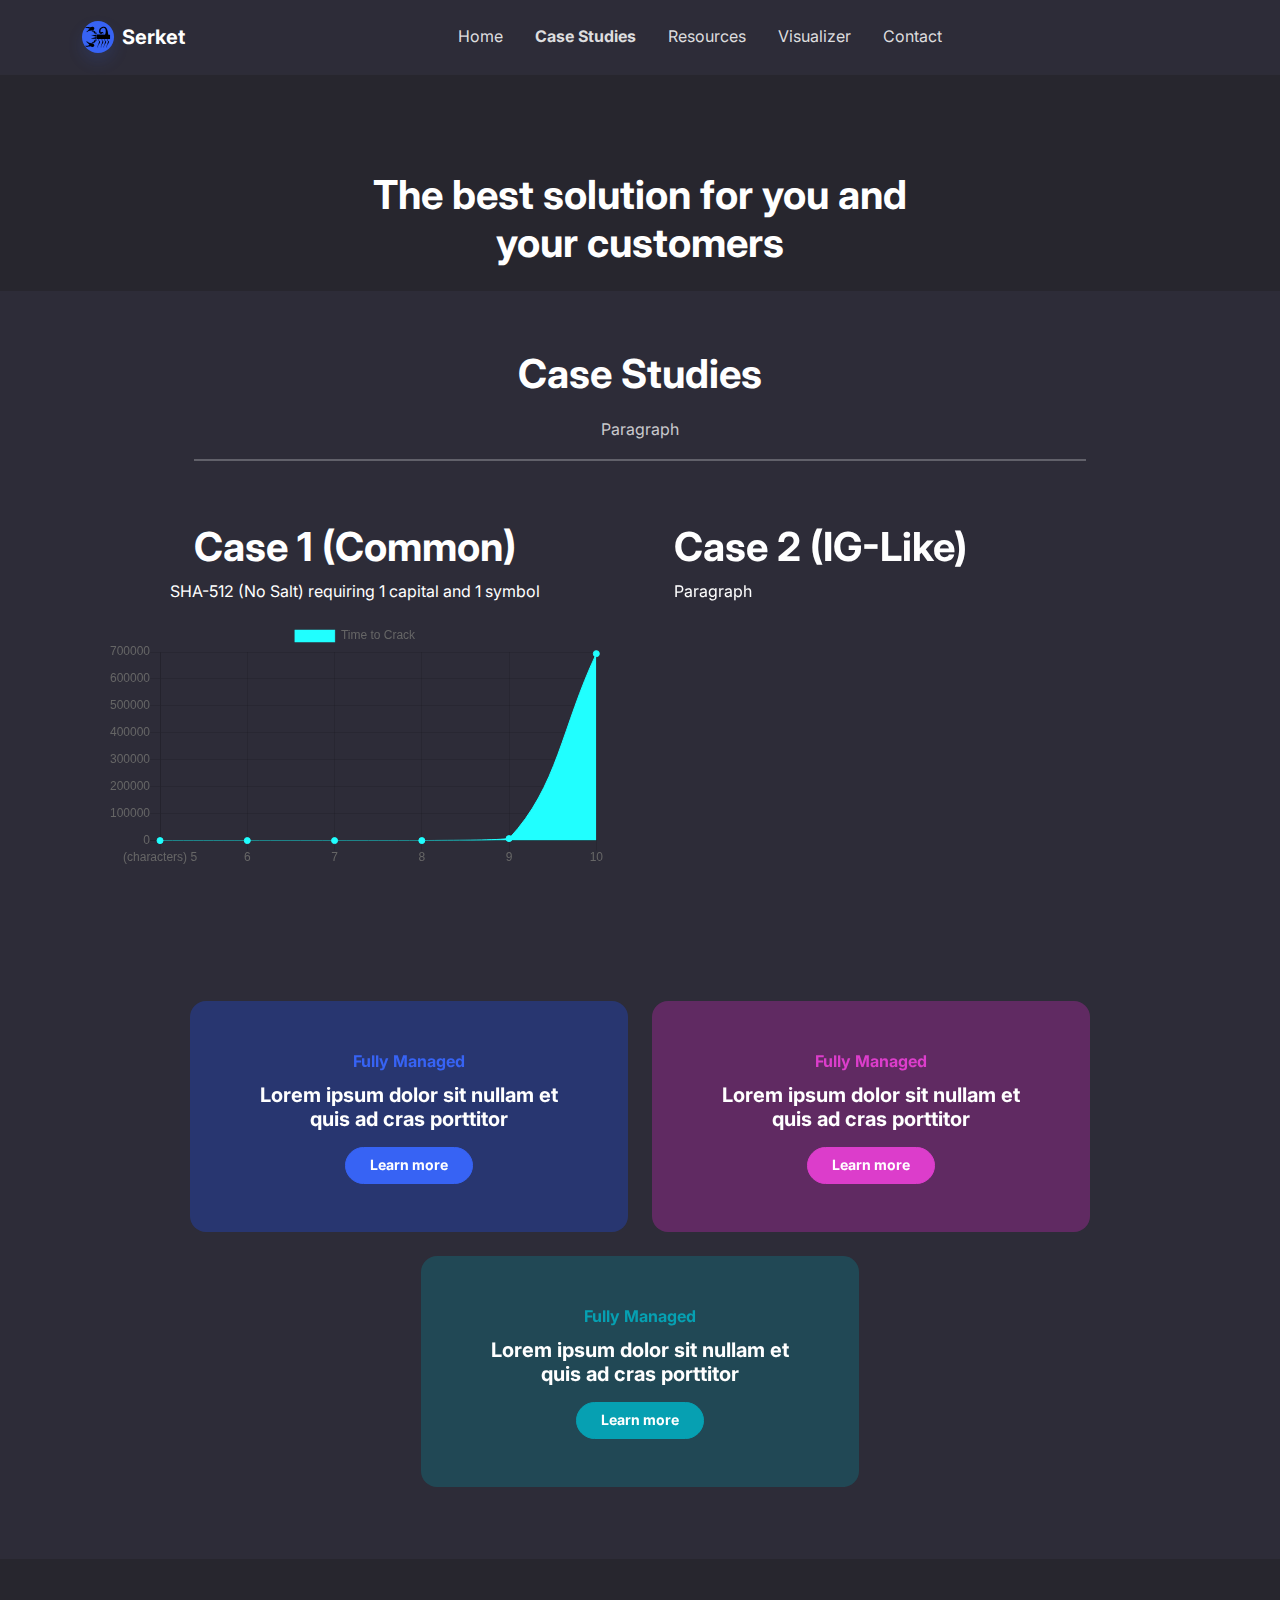
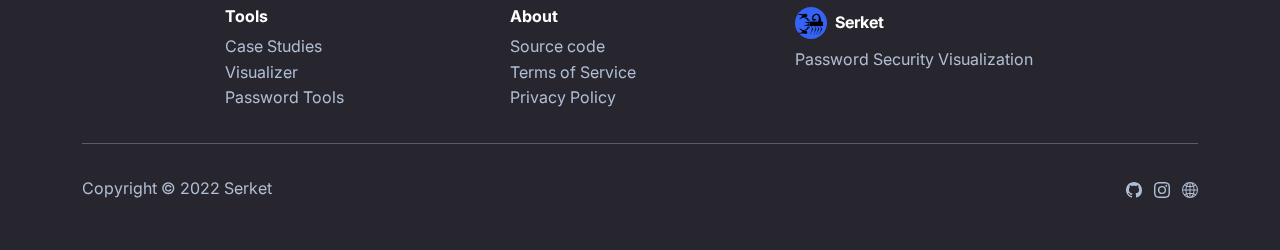
<file: case-studies.html>
<!DOCTYPE html>
<html lang="en">

<head>
    <meta charset="utf-8">
    <meta name="viewport" content="width=device-width, initial-scale=1.0, shrink-to-fit=no">
    <title>Home - Brand</title>
    <link rel="stylesheet" href="assets/bootstrap/css/bootstrap.min.css">
    <link rel="stylesheet" href="https://fonts.googleapis.com/css?family=Inter:300italic,400italic,600italic,700italic,800italic,400,300,600,700,800&amp;display=swap">
</head>

<body style="/*background: url(&quot;design.jpg&quot;);*/background-position: 0 -60px;">
    <nav class="navbar navbar-dark navbar-expand-md sticky-top navbar-shrink py-3" id="mainNav">
        <div class="container"><a class="navbar-brand d-flex align-items-center" href="/"><span class="bs-icon-sm bs-icon-circle bs-icon-primary shadow d-flex justify-content-center align-items-center me-2 bs-icon"><img src="assets/img/serket.svg" width="26" height="33" style="margin-bottom: -4px;"></span><span>Serket</span></a><button data-bs-toggle="collapse" class="navbar-toggler" data-bs-target="#navcol-1"><span class="visually-hidden">Toggle navigation</span><span class="navbar-toggler-icon"></span></button>
            <div class="collapse navbar-collapse" id="navcol-1">
                <ul class="navbar-nav mx-auto">
                    <li class="nav-item"><a class="nav-link" href="index.html">Home</a></li>
                    <li class="nav-item"><a class="nav-link active" href="case-studies.html">Case Studies</a></li>
                    <li class="nav-item"><a class="nav-link" href="resources.html">Resources</a></li>
                    <li class="nav-item"><a class="nav-link" href="visualizer.html">Visualizer</a></li>
                    <li class="nav-item"><a class="nav-link" href="contacts.html">Contact</a></li>
                </ul>
            </div>
        </div>
    </nav>
    <header class="bg-dark">
        <div class="container pt-4 pt-xl-5">
            <div class="row pt-5 py-3">
                <div class="col-md-8 col-xl-6 text-center text-md-start mx-auto">
                    <div class="text-center">
                        <h1 class="fw-bold">The best solution for you and your customers</h1>
                    </div>
                </div>
            </div>
        </div>
    </header>
    <section class="py-5">
        <div class="container">
            <div class="row">
                <div class="col-md-12 text-center" style="padding-bottom: 12px;">
                    <h1 class="fw-bold" style="padding: 1% 20%;">Case Studies</h1>
                    <p style="color: rgba(255,255,255,0.75);">Paragraph</p>
                    <hr style="width: 80%;margin-left: 10%;border-width: 1px;border-style: solid;">
                </div>
            </div>
            <div class="row">
                <div class="col-md-6 text-center" style="padding: 3%;">
                    <h1 class="fw-bold">Case 1 (Common)</h1>
                    <p>SHA-512 (No Salt) requiring 1 capital and 1 symbol</p>
                    <div><canvas data-bss-chart="{&quot;type&quot;:&quot;line&quot;,&quot;data&quot;:{&quot;labels&quot;:[&quot;(characters) 5&quot;,&quot;6&quot;,&quot;7&quot;,&quot;8&quot;,&quot;9&quot;,&quot;10&quot;],&quot;datasets&quot;:[{&quot;label&quot;:&quot;Time to Crack&quot;,&quot;backgroundColor&quot;:&quot;#20ffff&quot;,&quot;borderColor&quot;:&quot;#20ffff&quot;,&quot;data&quot;:[&quot;0&quot;,&quot;0&quot;,&quot;.8&quot;,&quot;79&quot;,&quot;7419&quot;,&quot;697432&quot;],&quot;fill&quot;:true,&quot;borderWidth&quot;:&quot;&quot;}]},&quot;options&quot;:{&quot;maintainAspectRatio&quot;:true,&quot;legend&quot;:{&quot;display&quot;:true,&quot;labels&quot;:{&quot;fontStyle&quot;:&quot;normal&quot;},&quot;reverse&quot;:false},&quot;title&quot;:{&quot;fontStyle&quot;:&quot;bold&quot;,&quot;display&quot;:false},&quot;scales&quot;:{&quot;xAxes&quot;:[{&quot;ticks&quot;:{&quot;fontStyle&quot;:&quot;normal&quot;}}],&quot;yAxes&quot;:[{&quot;ticks&quot;:{&quot;fontStyle&quot;:&quot;normal&quot;}}]}}}"></canvas></div>
                </div>
                <div class="col-md-6" style="padding: 3%;">
                    <h1 class="fw-bold">Case 2 (IG-Like)</h1>
                    <p>Paragraph</p>
                </div>
            </div>
        </div>
    </section>
    <section>
        <div class="container py-5">
            <div class="mx-auto" style="max-width: 900px;">
                <div class="row row-cols-1 row-cols-md-2 d-flex justify-content-center">
                    <div class="col mb-4">
                        <div class="card bg-primary-light">
                            <div class="card-body text-center px-4 py-5 px-md-5">
                                <p class="fw-bold text-primary card-text mb-2">Fully Managed</p>
                                <h5 class="fw-bold card-title mb-3">Lorem ipsum dolor sit&nbsp;nullam et quis ad cras porttitor</h5><button class="btn btn-primary btn-sm" type="button">Learn more</button>
                            </div>
                        </div>
                    </div>
                    <div class="col mb-4">
                        <div class="card bg-secondary-light">
                            <div class="card-body text-center px-4 py-5 px-md-5">
                                <p class="fw-bold text-secondary card-text mb-2">Fully Managed</p>
                                <h5 class="fw-bold card-title mb-3">Lorem ipsum dolor sit&nbsp;nullam et quis ad cras porttitor</h5><button class="btn btn-secondary btn-sm" type="button">Learn more</button>
                            </div>
                        </div>
                    </div>
                    <div class="col mb-4">
                        <div class="card bg-info-light">
                            <div class="card-body text-center px-4 py-5 px-md-5">
                                <p class="fw-bold text-info card-text mb-2">Fully Managed</p>
                                <h5 class="fw-bold card-title mb-3">Lorem ipsum dolor sit&nbsp;nullam et quis ad cras porttitor</h5><button class="btn btn-info btn-sm" type="button">Learn more</button>
                            </div>
                        </div>
                    </div>
                </div>
            </div>
        </div>
    </section>
    <footer class="bg-dark">
        <div class="container py-4 py-lg-5">
            <div class="row justify-content-center">
                <div class="col-sm-4 col-md-3 text-center text-lg-start d-flex flex-column item">
                    <h3 class="fs-6 fw-bold">Tools</h3>
                    <ul class="list-unstyled">
                        <li><a href="case-studies.html" target="_blank">Case Studies</a></li>
                        <li><a href="visualizer.html" target="_blank">Visualizer</a></li>
                        <li><a href="password-tools.html" target="_blank">Password Tools</a></li>
                    </ul>
                </div>
                <div class="col-sm-4 col-md-3 text-center text-lg-start d-flex flex-column item">
                    <h3 class="fs-6 fw-bold">About</h3>
                    <ul class="list-unstyled">
                        <li><a href="https://github.com/descent098/serket" target="_blank">Source code</a></li>
                        <li><a href="terms.html" target="_blank">Terms of Service</a></li>
                        <li><a href="privacy.html" target="_blank">Privacy Policy</a></li>
                    </ul>
                </div>
                <div class="col-lg-3 text-center text-lg-start d-flex flex-column align-items-center order-first align-items-lg-start order-lg-last item social">
                    <div class="fw-bold d-flex align-items-center mb-2"><span class="bs-icon-sm bs-icon-circle bs-icon-primary d-flex justify-content-center align-items-center bs-icon me-2"><img src="assets/img/serket.svg" width="26" height="33" style="margin-bottom: -4px;"></span><span>Serket</span></div>
                    <p class="text-muted copyright">Password Security Visualization</p>
                </div>
            </div>
            <hr>
            <div class="text-muted d-flex justify-content-between align-items-center pt-3">
                <p class="mb-0">Copyright © 2022 Serket</p>
                <ul class="list-inline mb-0">
                    <li class="list-inline-item"><a href="https://github.com/Descent098/serket" target="_blank"><svg xmlns="http://www.w3.org/2000/svg" width="1em" height="1em" fill="currentColor" viewBox="0 0 16 16" class="bi bi-github">
                                <path d="M8 0C3.58 0 0 3.58 0 8c0 3.54 2.29 6.53 5.47 7.59.4.07.55-.17.55-.38 0-.19-.01-.82-.01-1.49-2.01.37-2.53-.49-2.69-.94-.09-.23-.48-.94-.82-1.13-.28-.15-.68-.52-.01-.53.63-.01 1.08.58 1.23.82.72 1.21 1.87.87 2.33.66.07-.52.28-.87.51-1.07-1.78-.2-3.64-.89-3.64-3.95 0-.87.31-1.59.82-2.15-.08-.2-.36-1.02.08-2.12 0 0 .67-.21 2.2.82.64-.18 1.32-.27 2-.27.68 0 1.36.09 2 .27 1.53-1.04 2.2-.82 2.2-.82.44 1.1.16 1.92.08 2.12.51.56.82 1.27.82 2.15 0 3.07-1.87 3.75-3.65 3.95.29.25.54.73.54 1.48 0 1.07-.01 1.93-.01 2.2 0 .21.15.46.55.38A8.012 8.012 0 0 0 16 8c0-4.42-3.58-8-8-8z"></path>
                            </svg></a></li>
                    <li class="list-inline-item"><a href="https://instagram.com/canadiancoding" target="_blank"><svg xmlns="http://www.w3.org/2000/svg" width="1em" height="1em" fill="currentColor" viewBox="0 0 16 16" class="bi bi-instagram">
                                <path d="M8 0C5.829 0 5.556.01 4.703.048 3.85.088 3.269.222 2.76.42a3.917 3.917 0 0 0-1.417.923A3.927 3.927 0 0 0 .42 2.76C.222 3.268.087 3.85.048 4.7.01 5.555 0 5.827 0 8.001c0 2.172.01 2.444.048 3.297.04.852.174 1.433.372 1.942.205.526.478.972.923 1.417.444.445.89.719 1.416.923.51.198 1.09.333 1.942.372C5.555 15.99 5.827 16 8 16s2.444-.01 3.298-.048c.851-.04 1.434-.174 1.943-.372a3.916 3.916 0 0 0 1.416-.923c.445-.445.718-.891.923-1.417.197-.509.332-1.09.372-1.942C15.99 10.445 16 10.173 16 8s-.01-2.445-.048-3.299c-.04-.851-.175-1.433-.372-1.941a3.926 3.926 0 0 0-.923-1.417A3.911 3.911 0 0 0 13.24.42c-.51-.198-1.092-.333-1.943-.372C10.443.01 10.172 0 7.998 0h.003zm-.717 1.442h.718c2.136 0 2.389.007 3.232.046.78.035 1.204.166 1.486.275.373.145.64.319.92.599.28.28.453.546.598.92.11.281.24.705.275 1.485.039.843.047 1.096.047 3.231s-.008 2.389-.047 3.232c-.035.78-.166 1.203-.275 1.485a2.47 2.47 0 0 1-.599.919c-.28.28-.546.453-.92.598-.28.11-.704.24-1.485.276-.843.038-1.096.047-3.232.047s-2.39-.009-3.233-.047c-.78-.036-1.203-.166-1.485-.276a2.478 2.478 0 0 1-.92-.598 2.48 2.48 0 0 1-.6-.92c-.109-.281-.24-.705-.275-1.485-.038-.843-.046-1.096-.046-3.233 0-2.136.008-2.388.046-3.231.036-.78.166-1.204.276-1.486.145-.373.319-.64.599-.92.28-.28.546-.453.92-.598.282-.11.705-.24 1.485-.276.738-.034 1.024-.044 2.515-.045v.002zm4.988 1.328a.96.96 0 1 0 0 1.92.96.96 0 0 0 0-1.92zm-4.27 1.122a4.109 4.109 0 1 0 0 8.217 4.109 4.109 0 0 0 0-8.217zm0 1.441a2.667 2.667 0 1 1 0 5.334 2.667 2.667 0 0 1 0-5.334z"></path>
                            </svg></a></li>
                    <li class="list-inline-item"><a href="https://canadiancoding.ca" target="_blank"><svg xmlns="http://www.w3.org/2000/svg" width="1em" height="1em" fill="currentColor" viewBox="0 0 16 16" class="bi bi-globe2">
                                <path d="M0 8a8 8 0 1 1 16 0A8 8 0 0 1 0 8zm7.5-6.923c-.67.204-1.335.82-1.887 1.855-.143.268-.276.56-.395.872.705.157 1.472.257 2.282.287V1.077zM4.249 3.539c.142-.384.304-.744.481-1.078a6.7 6.7 0 0 1 .597-.933A7.01 7.01 0 0 0 3.051 3.05c.362.184.763.349 1.198.49zM3.509 7.5c.036-1.07.188-2.087.436-3.008a9.124 9.124 0 0 1-1.565-.667A6.964 6.964 0 0 0 1.018 7.5h2.49zm1.4-2.741a12.344 12.344 0 0 0-.4 2.741H7.5V5.091c-.91-.03-1.783-.145-2.591-.332zM8.5 5.09V7.5h2.99a12.342 12.342 0 0 0-.399-2.741c-.808.187-1.681.301-2.591.332zM4.51 8.5c.035.987.176 1.914.399 2.741A13.612 13.612 0 0 1 7.5 10.91V8.5H4.51zm3.99 0v2.409c.91.03 1.783.145 2.591.332.223-.827.364-1.754.4-2.741H8.5zm-3.282 3.696c.12.312.252.604.395.872.552 1.035 1.218 1.65 1.887 1.855V11.91c-.81.03-1.577.13-2.282.287zm.11 2.276a6.696 6.696 0 0 1-.598-.933 8.853 8.853 0 0 1-.481-1.079 8.38 8.38 0 0 0-1.198.49 7.01 7.01 0 0 0 2.276 1.522zm-1.383-2.964A13.36 13.36 0 0 1 3.508 8.5h-2.49a6.963 6.963 0 0 0 1.362 3.675c.47-.258.995-.482 1.565-.667zm6.728 2.964a7.009 7.009 0 0 0 2.275-1.521 8.376 8.376 0 0 0-1.197-.49 8.853 8.853 0 0 1-.481 1.078 6.688 6.688 0 0 1-.597.933zM8.5 11.909v3.014c.67-.204 1.335-.82 1.887-1.855.143-.268.276-.56.395-.872A12.63 12.63 0 0 0 8.5 11.91zm3.555-.401c.57.185 1.095.409 1.565.667A6.963 6.963 0 0 0 14.982 8.5h-2.49a13.36 13.36 0 0 1-.437 3.008zM14.982 7.5a6.963 6.963 0 0 0-1.362-3.675c-.47.258-.995.482-1.565.667.248.92.4 1.938.437 3.008h2.49zM11.27 2.461c.177.334.339.694.482 1.078a8.368 8.368 0 0 0 1.196-.49 7.01 7.01 0 0 0-2.275-1.52c.218.283.418.597.597.932zm-.488 1.343a7.765 7.765 0 0 0-.395-.872C9.835 1.897 9.17 1.282 8.5 1.077V4.09c.81-.03 1.577-.13 2.282-.287z"></path>
                            </svg></a></li>
                </ul>
            </div>
        </div>
    </footer>
    <script src="assets/js/jquery.min.js"></script>
    <script src="assets/bootstrap/js/bootstrap.min.js"></script>
    <script src="assets/js/chart.min.js"></script>
    <script src="assets/js/bs-init.js"></script>
    <script src="assets/js/bold-and-dark.js"></script>
</body>

</html>
</file>
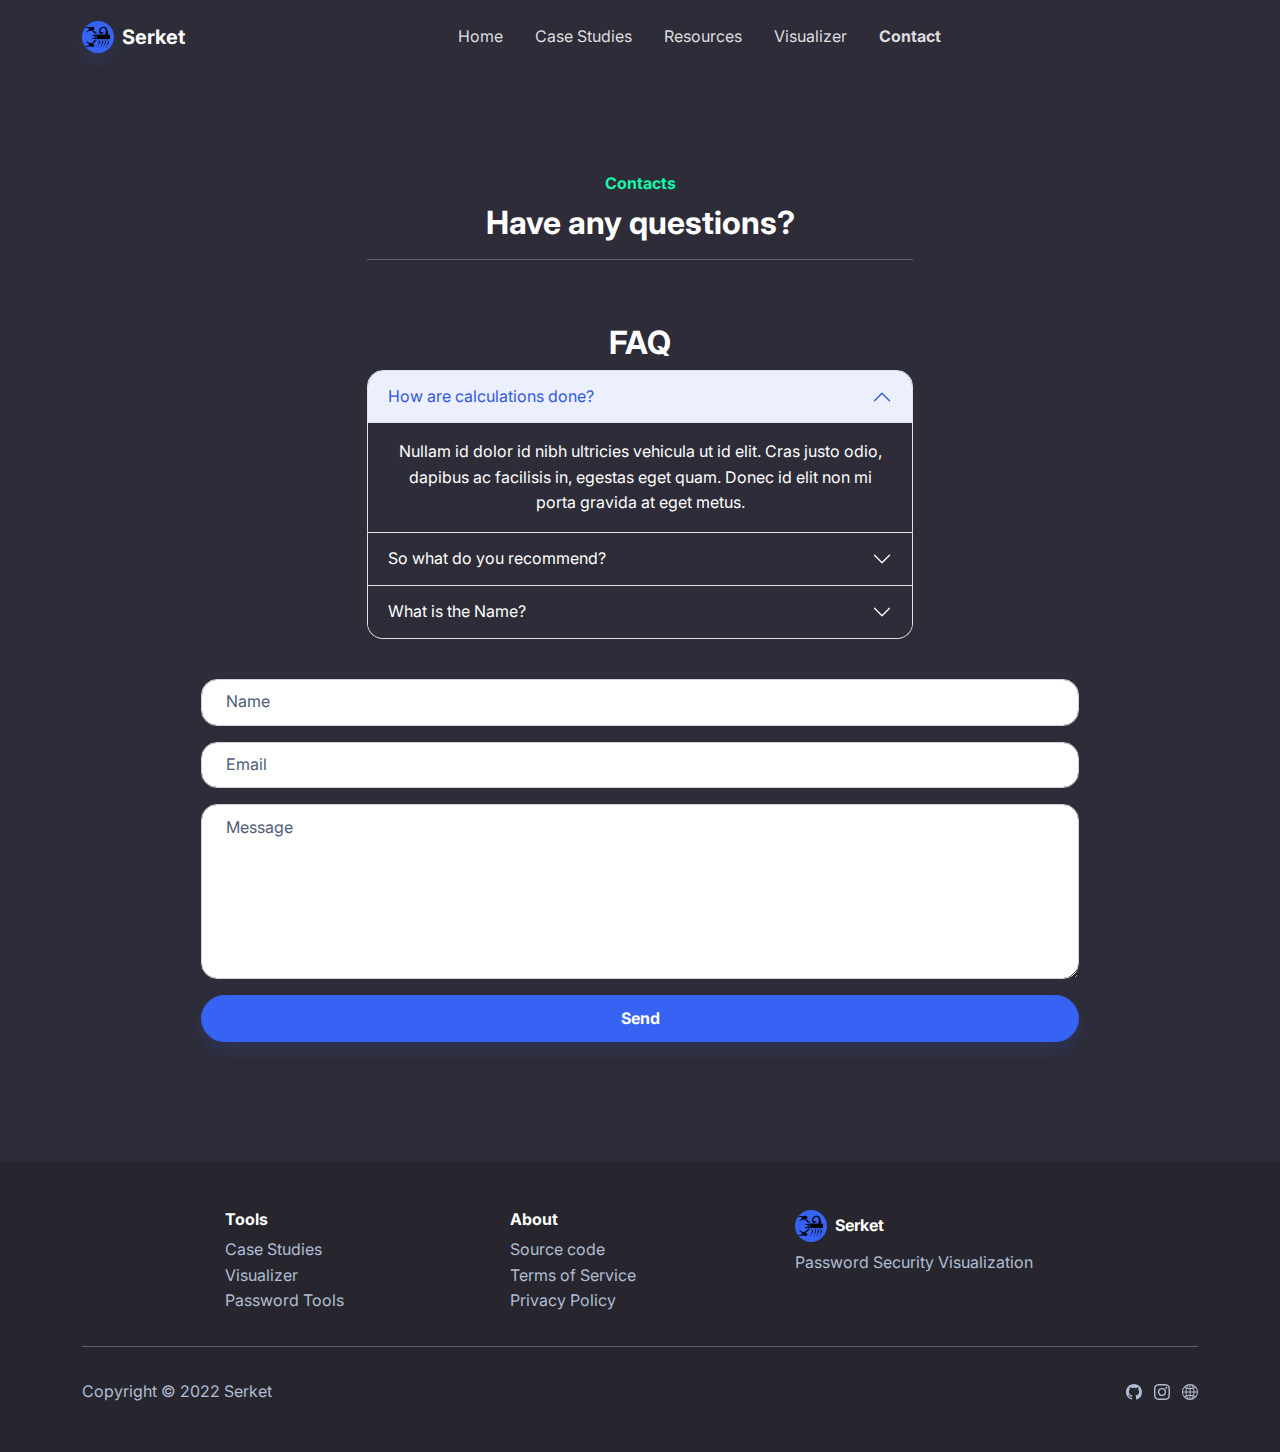
<file: contacts.html>
<!DOCTYPE html>
<html lang="en">

<head>
    <meta charset="utf-8">
    <meta name="viewport" content="width=device-width, initial-scale=1.0, shrink-to-fit=no">
    <title>Contacts - Brand</title>
    <link rel="stylesheet" href="assets/bootstrap/css/bootstrap.min.css">
    <link rel="stylesheet" href="https://fonts.googleapis.com/css?family=Inter:300italic,400italic,600italic,700italic,800italic,400,300,600,700,800&amp;display=swap">
</head>

<body style="/*background: url(&quot;design.jpg&quot;);*/background-position: 0 -60px;">
    <nav class="navbar navbar-dark navbar-expand-md sticky-top navbar-shrink py-3" id="mainNav">
        <div class="container"><a class="navbar-brand d-flex align-items-center" href="/"><span class="bs-icon-sm bs-icon-circle bs-icon-primary shadow d-flex justify-content-center align-items-center me-2 bs-icon"><img src="assets/img/serket.svg" width="26" height="33" style="margin-bottom: -4px;"></span><span>Serket</span></a><button data-bs-toggle="collapse" class="navbar-toggler" data-bs-target="#navcol-1"><span class="visually-hidden">Toggle navigation</span><span class="navbar-toggler-icon"></span></button>
            <div class="collapse navbar-collapse" id="navcol-1">
                <ul class="navbar-nav mx-auto">
                    <li class="nav-item"><a class="nav-link" href="index.html">Home</a></li>
                    <li class="nav-item"><a class="nav-link" href="case-studies.html">Case Studies</a></li>
                    <li class="nav-item"><a class="nav-link" href="resources.html">Resources</a></li>
                    <li class="nav-item"><a class="nav-link" href="visualizer.html">Visualizer</a></li>
                    <li class="nav-item"><a class="nav-link active" href="contacts.html">Contact</a></li>
                </ul>
            </div>
        </div>
    </nav>
    <section class="py-5">
        <div class="container py-5">
            <div class="row mb-5">
                <div class="col-md-8 col-xl-6 text-center mx-auto">
                    <p class="fw-bold text-success mb-2">Contacts</p>
                    <h2 class="fw-bold">Have any questions?</h2>
                    <hr>
                </div>
            </div>
            <div class="row mb-3">
                <div class="col-md-8 col-xl-6 text-center mx-auto">
                    <h2 class="fw-bold">FAQ</h2>
                    <div class="accordion" role="tablist" id="accordion-1">
                        <div class="accordion-item">
                            <h2 class="accordion-header" role="tab"><button class="accordion-button" type="button" data-bs-toggle="collapse" data-bs-target="#accordion-1 .item-1" aria-expanded="true" aria-controls="accordion-1 .item-1">How are calculations done?</button></h2>
                            <div class="accordion-collapse collapse show item-1" role="tabpanel" data-bs-parent="#accordion-1">
                                <div class="accordion-body">
                                    <p class="mb-0">Nullam id dolor id nibh ultricies vehicula ut id elit. Cras justo odio, dapibus ac facilisis in, egestas eget quam. Donec id elit non mi porta gravida at eget metus.</p>
                                </div>
                            </div>
                        </div>
                        <div class="accordion-item">
                            <h2 class="accordion-header" role="tab"><button class="accordion-button collapsed" type="button" data-bs-toggle="collapse" data-bs-target="#accordion-1 .item-2" aria-expanded="false" aria-controls="accordion-1 .item-2">So what do you recommend?</button></h2>
                            <div class="accordion-collapse collapse item-2" role="tabpanel" data-bs-parent="#accordion-1">
                                <div class="accordion-body">
                                    <p class="mb-0">This tool does not tell the full story. It is just meant to be a reference for comparison so you can actually see what has less likelyhood. For example a system that only requires 5 characters (7.7 billion possibilities) still has less possible passwords than one with 8 that requires 1 capital and 2 symbols(1.3 * 10^13 or ~13 trillion).<br><br>Likewise if you do remove all requirements, most users will just do lowercase letters, which means that a password of length 5 with 1 capital and 1 symbol (717 million), vs 6 characters all lowercase (387 million)</p>
                                </div>
                            </div>
                        </div>
                        <div class="accordion-item">
                            <h2 class="accordion-header" role="tab"><button class="accordion-button collapsed" type="button" data-bs-toggle="collapse" data-bs-target="#accordion-1 .item-3" aria-expanded="false" aria-controls="accordion-1 .item-3">What is the Name?</button></h2>
                            <div class="accordion-collapse collapse item-3" role="tabpanel" data-bs-parent="#accordion-1">
                                <div class="accordion-body">
                                    <p class="mb-0">Serket is a godess in egyptian mythology typically symbolized with a scorpion. There are a few different etymologies of the mythology, but the spirit of the name is that growth starts with realizing problems, and Serket was known for stinging people who were doing something wrong.<br><br>Likewise recognizing how bad your password practices are can sting, but ultimately it should end in something better.</p>
                                </div>
                            </div>
                        </div>
                    </div>
                </div>
            </div>
            <div class="row d-flex justify-content-center">
                <div class="col-md-6 col-xl-4 col-md-8 col-lg-10 col-xl-10">
                    <div>
                        <form class="p-3 p-xl-4" method="post">
                            <div class="mb-3"><input class="form-control" type="text" id="name-1" name="name" placeholder="Name"></div>
                            <div class="mb-3"><input class="form-control" type="email" id="email-1" name="email" placeholder="Email"></div>
                            <div class="mb-3"><textarea class="form-control" id="message-1" name="message" rows="6" placeholder="Message"></textarea></div>
                            <div><button class="btn btn-primary shadow d-block w-100" type="submit">Send </button></div>
                        </form>
                    </div>
                </div>
            </div>
        </div>
    </section>
    <footer class="bg-dark">
        <div class="container py-4 py-lg-5">
            <div class="row justify-content-center">
                <div class="col-sm-4 col-md-3 text-center text-lg-start d-flex flex-column item">
                    <h3 class="fs-6 fw-bold">Tools</h3>
                    <ul class="list-unstyled">
                        <li><a href="case-studies.html" target="_blank">Case Studies</a></li>
                        <li><a href="visualizer.html" target="_blank">Visualizer</a></li>
                        <li><a href="password-tools.html" target="_blank">Password Tools</a></li>
                    </ul>
                </div>
                <div class="col-sm-4 col-md-3 text-center text-lg-start d-flex flex-column item">
                    <h3 class="fs-6 fw-bold">About</h3>
                    <ul class="list-unstyled">
                        <li><a href="https://github.com/descent098/serket" target="_blank">Source code</a></li>
                        <li><a href="terms.html" target="_blank">Terms of Service</a></li>
                        <li><a href="privacy.html" target="_blank">Privacy Policy</a></li>
                    </ul>
                </div>
                <div class="col-lg-3 text-center text-lg-start d-flex flex-column align-items-center order-first align-items-lg-start order-lg-last item social">
                    <div class="fw-bold d-flex align-items-center mb-2"><span class="bs-icon-sm bs-icon-circle bs-icon-primary d-flex justify-content-center align-items-center bs-icon me-2"><img src="assets/img/serket.svg" width="26" height="33" style="margin-bottom: -4px;"></span><span>Serket</span></div>
                    <p class="text-muted copyright">Password Security Visualization</p>
                </div>
            </div>
            <hr>
            <div class="text-muted d-flex justify-content-between align-items-center pt-3">
                <p class="mb-0">Copyright © 2022 Serket</p>
                <ul class="list-inline mb-0">
                    <li class="list-inline-item"><a href="https://github.com/Descent098/serket" target="_blank"><svg xmlns="http://www.w3.org/2000/svg" width="1em" height="1em" fill="currentColor" viewBox="0 0 16 16" class="bi bi-github">
                                <path d="M8 0C3.58 0 0 3.58 0 8c0 3.54 2.29 6.53 5.47 7.59.4.07.55-.17.55-.38 0-.19-.01-.82-.01-1.49-2.01.37-2.53-.49-2.69-.94-.09-.23-.48-.94-.82-1.13-.28-.15-.68-.52-.01-.53.63-.01 1.08.58 1.23.82.72 1.21 1.87.87 2.33.66.07-.52.28-.87.51-1.07-1.78-.2-3.64-.89-3.64-3.95 0-.87.31-1.59.82-2.15-.08-.2-.36-1.02.08-2.12 0 0 .67-.21 2.2.82.64-.18 1.32-.27 2-.27.68 0 1.36.09 2 .27 1.53-1.04 2.2-.82 2.2-.82.44 1.1.16 1.92.08 2.12.51.56.82 1.27.82 2.15 0 3.07-1.87 3.75-3.65 3.95.29.25.54.73.54 1.48 0 1.07-.01 1.93-.01 2.2 0 .21.15.46.55.38A8.012 8.012 0 0 0 16 8c0-4.42-3.58-8-8-8z"></path>
                            </svg></a></li>
                    <li class="list-inline-item"><a href="https://instagram.com/canadiancoding" target="_blank"><svg xmlns="http://www.w3.org/2000/svg" width="1em" height="1em" fill="currentColor" viewBox="0 0 16 16" class="bi bi-instagram">
                                <path d="M8 0C5.829 0 5.556.01 4.703.048 3.85.088 3.269.222 2.76.42a3.917 3.917 0 0 0-1.417.923A3.927 3.927 0 0 0 .42 2.76C.222 3.268.087 3.85.048 4.7.01 5.555 0 5.827 0 8.001c0 2.172.01 2.444.048 3.297.04.852.174 1.433.372 1.942.205.526.478.972.923 1.417.444.445.89.719 1.416.923.51.198 1.09.333 1.942.372C5.555 15.99 5.827 16 8 16s2.444-.01 3.298-.048c.851-.04 1.434-.174 1.943-.372a3.916 3.916 0 0 0 1.416-.923c.445-.445.718-.891.923-1.417.197-.509.332-1.09.372-1.942C15.99 10.445 16 10.173 16 8s-.01-2.445-.048-3.299c-.04-.851-.175-1.433-.372-1.941a3.926 3.926 0 0 0-.923-1.417A3.911 3.911 0 0 0 13.24.42c-.51-.198-1.092-.333-1.943-.372C10.443.01 10.172 0 7.998 0h.003zm-.717 1.442h.718c2.136 0 2.389.007 3.232.046.78.035 1.204.166 1.486.275.373.145.64.319.92.599.28.28.453.546.598.92.11.281.24.705.275 1.485.039.843.047 1.096.047 3.231s-.008 2.389-.047 3.232c-.035.78-.166 1.203-.275 1.485a2.47 2.47 0 0 1-.599.919c-.28.28-.546.453-.92.598-.28.11-.704.24-1.485.276-.843.038-1.096.047-3.232.047s-2.39-.009-3.233-.047c-.78-.036-1.203-.166-1.485-.276a2.478 2.478 0 0 1-.92-.598 2.48 2.48 0 0 1-.6-.92c-.109-.281-.24-.705-.275-1.485-.038-.843-.046-1.096-.046-3.233 0-2.136.008-2.388.046-3.231.036-.78.166-1.204.276-1.486.145-.373.319-.64.599-.92.28-.28.546-.453.92-.598.282-.11.705-.24 1.485-.276.738-.034 1.024-.044 2.515-.045v.002zm4.988 1.328a.96.96 0 1 0 0 1.92.96.96 0 0 0 0-1.92zm-4.27 1.122a4.109 4.109 0 1 0 0 8.217 4.109 4.109 0 0 0 0-8.217zm0 1.441a2.667 2.667 0 1 1 0 5.334 2.667 2.667 0 0 1 0-5.334z"></path>
                            </svg></a></li>
                    <li class="list-inline-item"><a href="https://canadiancoding.ca" target="_blank"><svg xmlns="http://www.w3.org/2000/svg" width="1em" height="1em" fill="currentColor" viewBox="0 0 16 16" class="bi bi-globe2">
                                <path d="M0 8a8 8 0 1 1 16 0A8 8 0 0 1 0 8zm7.5-6.923c-.67.204-1.335.82-1.887 1.855-.143.268-.276.56-.395.872.705.157 1.472.257 2.282.287V1.077zM4.249 3.539c.142-.384.304-.744.481-1.078a6.7 6.7 0 0 1 .597-.933A7.01 7.01 0 0 0 3.051 3.05c.362.184.763.349 1.198.49zM3.509 7.5c.036-1.07.188-2.087.436-3.008a9.124 9.124 0 0 1-1.565-.667A6.964 6.964 0 0 0 1.018 7.5h2.49zm1.4-2.741a12.344 12.344 0 0 0-.4 2.741H7.5V5.091c-.91-.03-1.783-.145-2.591-.332zM8.5 5.09V7.5h2.99a12.342 12.342 0 0 0-.399-2.741c-.808.187-1.681.301-2.591.332zM4.51 8.5c.035.987.176 1.914.399 2.741A13.612 13.612 0 0 1 7.5 10.91V8.5H4.51zm3.99 0v2.409c.91.03 1.783.145 2.591.332.223-.827.364-1.754.4-2.741H8.5zm-3.282 3.696c.12.312.252.604.395.872.552 1.035 1.218 1.65 1.887 1.855V11.91c-.81.03-1.577.13-2.282.287zm.11 2.276a6.696 6.696 0 0 1-.598-.933 8.853 8.853 0 0 1-.481-1.079 8.38 8.38 0 0 0-1.198.49 7.01 7.01 0 0 0 2.276 1.522zm-1.383-2.964A13.36 13.36 0 0 1 3.508 8.5h-2.49a6.963 6.963 0 0 0 1.362 3.675c.47-.258.995-.482 1.565-.667zm6.728 2.964a7.009 7.009 0 0 0 2.275-1.521 8.376 8.376 0 0 0-1.197-.49 8.853 8.853 0 0 1-.481 1.078 6.688 6.688 0 0 1-.597.933zM8.5 11.909v3.014c.67-.204 1.335-.82 1.887-1.855.143-.268.276-.56.395-.872A12.63 12.63 0 0 0 8.5 11.91zm3.555-.401c.57.185 1.095.409 1.565.667A6.963 6.963 0 0 0 14.982 8.5h-2.49a13.36 13.36 0 0 1-.437 3.008zM14.982 7.5a6.963 6.963 0 0 0-1.362-3.675c-.47.258-.995.482-1.565.667.248.92.4 1.938.437 3.008h2.49zM11.27 2.461c.177.334.339.694.482 1.078a8.368 8.368 0 0 0 1.196-.49 7.01 7.01 0 0 0-2.275-1.52c.218.283.418.597.597.932zm-.488 1.343a7.765 7.765 0 0 0-.395-.872C9.835 1.897 9.17 1.282 8.5 1.077V4.09c.81-.03 1.577-.13 2.282-.287z"></path>
                            </svg></a></li>
                </ul>
            </div>
        </div>
    </footer>
    <script src="assets/js/jquery.min.js"></script>
    <script src="assets/bootstrap/js/bootstrap.min.js"></script>
    <script src="assets/js/bs-init.js"></script>
    <script src="assets/js/bold-and-dark.js"></script>
</body>

</html>
</file>
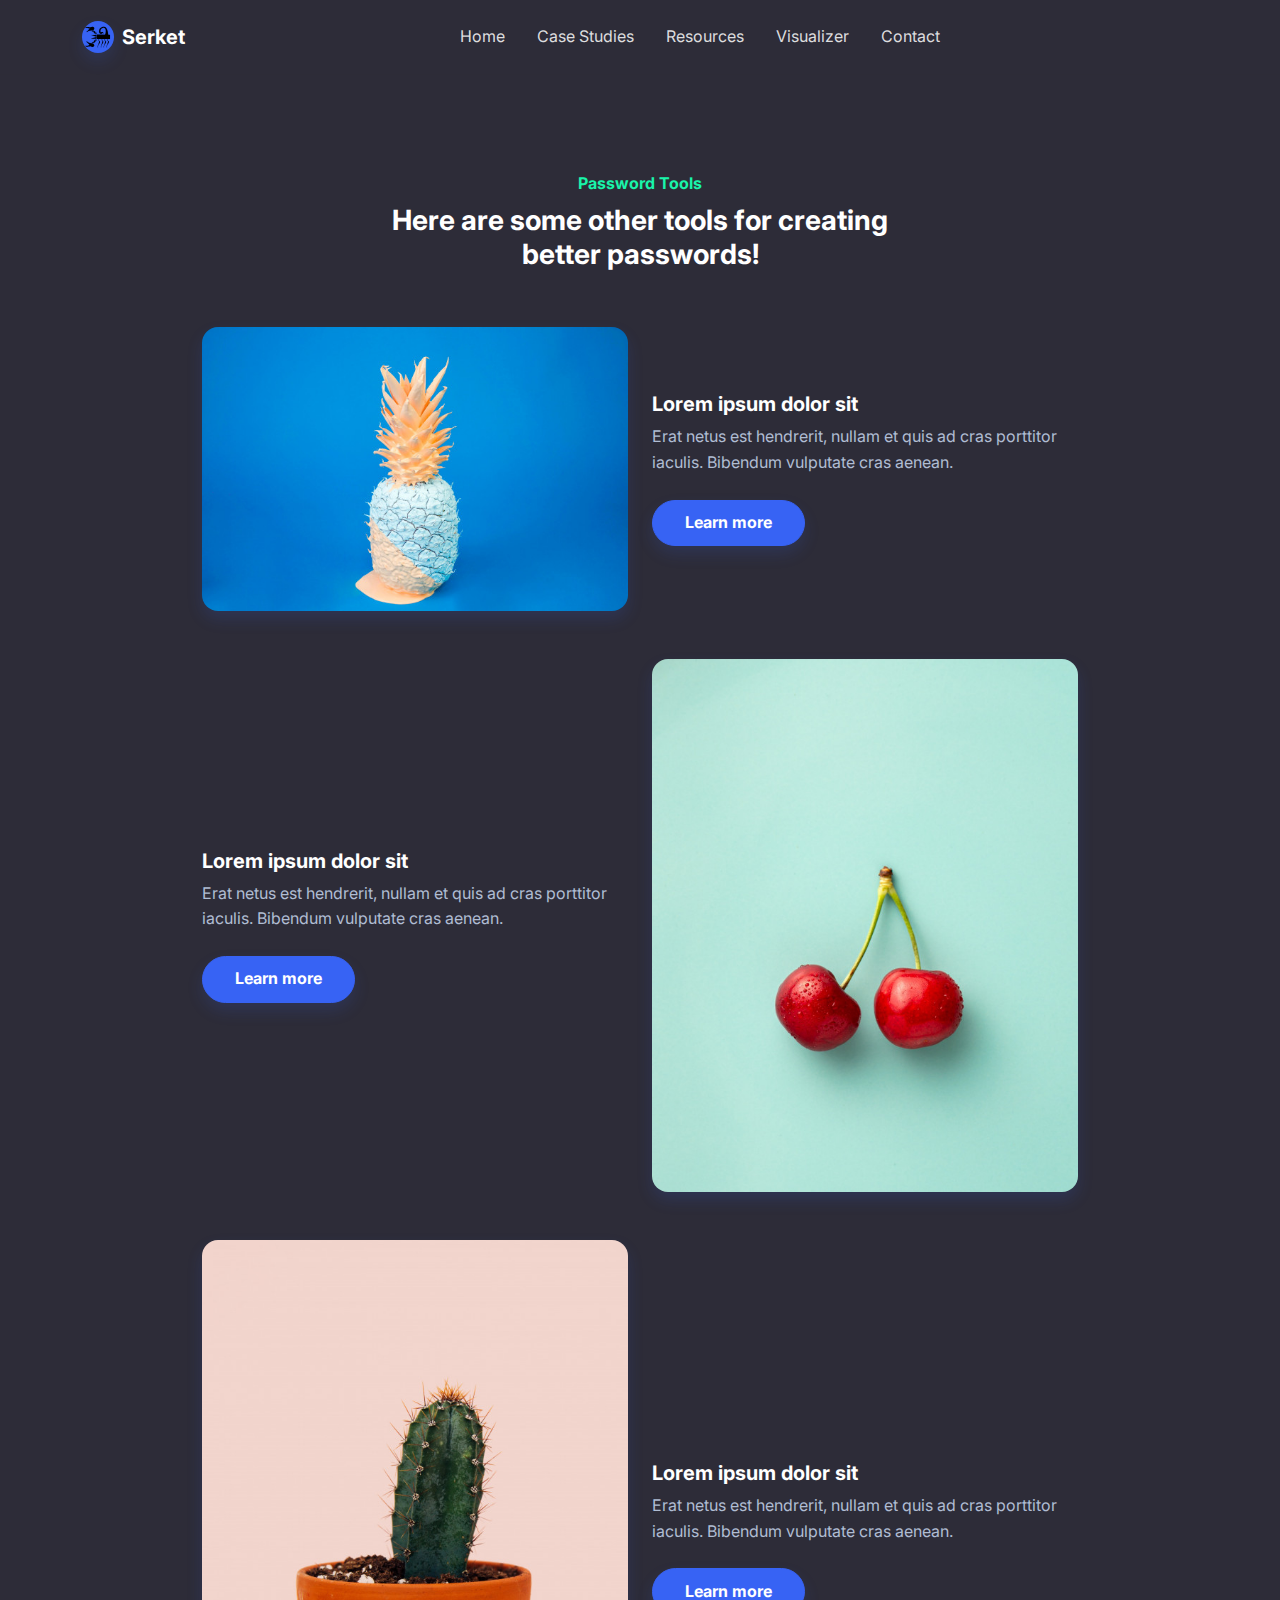
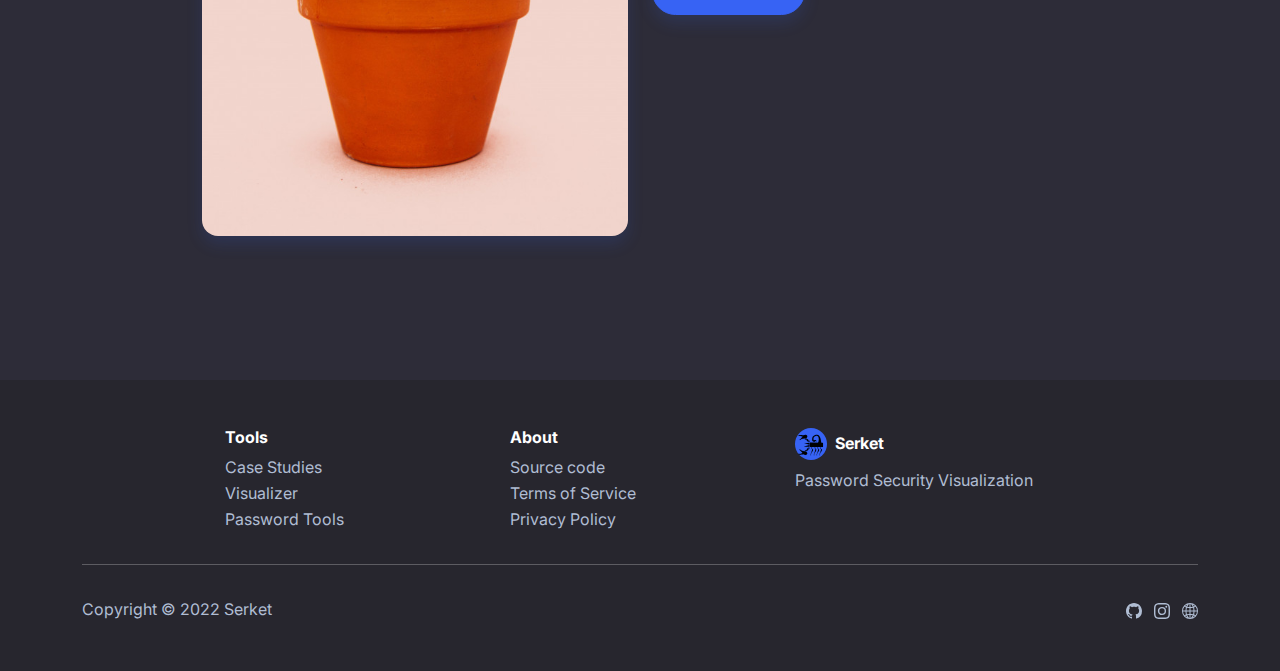
<file: password-tools.html>
<!DOCTYPE html>
<html lang="en">

<head>
    <meta charset="utf-8">
    <meta name="viewport" content="width=device-width, initial-scale=1.0, shrink-to-fit=no">
    <title>Services - Brand</title>
    <link rel="stylesheet" href="assets/bootstrap/css/bootstrap.min.css">
    <link rel="stylesheet" href="https://fonts.googleapis.com/css?family=Inter:300italic,400italic,600italic,700italic,800italic,400,300,600,700,800&amp;display=swap">
</head>

<body style="/*background: url(&quot;design.jpg&quot;);*/background-position: 0 -60px;">
    <nav class="navbar navbar-dark navbar-expand-md sticky-top navbar-shrink py-3" id="mainNav">
        <div class="container"><a class="navbar-brand d-flex align-items-center" href="/"><span class="bs-icon-sm bs-icon-circle bs-icon-primary shadow d-flex justify-content-center align-items-center me-2 bs-icon"><img src="assets/img/serket.svg" width="26" height="33" style="margin-bottom: -4px;"></span><span>Serket</span></a><button data-bs-toggle="collapse" class="navbar-toggler" data-bs-target="#navcol-1"><span class="visually-hidden">Toggle navigation</span><span class="navbar-toggler-icon"></span></button>
            <div class="collapse navbar-collapse" id="navcol-1">
                <ul class="navbar-nav mx-auto">
                    <li class="nav-item"><a class="nav-link" href="index.html">Home</a></li>
                    <li class="nav-item"><a class="nav-link" href="case-studies.html">Case Studies</a></li>
                    <li class="nav-item"><a class="nav-link" href="resources.html">Resources</a></li>
                    <li class="nav-item"><a class="nav-link" href="visualizer.html">Visualizer</a></li>
                    <li class="nav-item"><a class="nav-link" href="contacts.html">Contact</a></li>
                </ul>
            </div>
        </div>
    </nav>
    <section class="py-5">
        <div class="container py-5">
            <div class="row mb-4 mb-lg-5">
                <div class="col-md-8 col-xl-6 text-center mx-auto">
                    <p class="fw-bold text-success mb-2">Password Tools</p>
                    <h3 class="fw-bold">Here are some other tools for creating better passwords!</h3>
                </div>
            </div>
            <div class="row row-cols-1 row-cols-md-2 mx-auto" style="max-width: 900px;">
                <div class="col mb-5"><img class="rounded img-fluid shadow" src="assets/img/products/1.jpg"></div>
                <div class="col d-md-flex align-items-md-end align-items-lg-center mb-5">
                    <div>
                        <h5 class="fw-bold">Lorem ipsum dolor sit&nbsp;</h5>
                        <p class="text-muted mb-4">Erat netus est hendrerit, nullam et quis ad cras porttitor iaculis. Bibendum vulputate cras aenean.</p><button class="btn btn-primary shadow" type="button">Learn more</button>
                    </div>
                </div>
            </div>
            <div class="row row-cols-1 row-cols-md-2 mx-auto" style="max-width: 900px;">
                <div class="col order-md-last mb-5"><img class="rounded img-fluid shadow" src="assets/img/products/2.jpg"></div>
                <div class="col d-md-flex align-items-md-end align-items-lg-center mb-5">
                    <div>
                        <h5 class="fw-bold">Lorem ipsum dolor sit&nbsp;</h5>
                        <p class="text-muted mb-4">Erat netus est hendrerit, nullam et quis ad cras porttitor iaculis. Bibendum vulputate cras aenean.</p><button class="btn btn-primary shadow" type="button">Learn more</button>
                    </div>
                </div>
            </div>
            <div class="row row-cols-1 row-cols-md-2 mx-auto" style="max-width: 900px;">
                <div class="col mb-5"><img class="rounded img-fluid shadow" src="assets/img/products/3.jpg"></div>
                <div class="col d-md-flex align-items-md-end align-items-lg-center mb-5">
                    <div>
                        <h5 class="fw-bold">Lorem ipsum dolor sit&nbsp;</h5>
                        <p class="text-muted mb-4">Erat netus est hendrerit, nullam et quis ad cras porttitor iaculis. Bibendum vulputate cras aenean.</p><button class="btn btn-primary shadow" type="button">Learn more</button>
                    </div>
                </div>
            </div>
        </div>
    </section>
    <footer class="bg-dark">
        <div class="container py-4 py-lg-5">
            <div class="row justify-content-center">
                <div class="col-sm-4 col-md-3 text-center text-lg-start d-flex flex-column item">
                    <h3 class="fs-6 fw-bold">Tools</h3>
                    <ul class="list-unstyled">
                        <li><a href="case-studies.html" target="_blank">Case Studies</a></li>
                        <li><a href="visualizer.html" target="_blank">Visualizer</a></li>
                        <li><a href="password-tools.html" target="_blank">Password Tools</a></li>
                    </ul>
                </div>
                <div class="col-sm-4 col-md-3 text-center text-lg-start d-flex flex-column item">
                    <h3 class="fs-6 fw-bold">About</h3>
                    <ul class="list-unstyled">
                        <li><a href="https://github.com/descent098/serket" target="_blank">Source code</a></li>
                        <li><a href="terms.html" target="_blank">Terms of Service</a></li>
                        <li><a href="privacy.html" target="_blank">Privacy Policy</a></li>
                    </ul>
                </div>
                <div class="col-lg-3 text-center text-lg-start d-flex flex-column align-items-center order-first align-items-lg-start order-lg-last item social">
                    <div class="fw-bold d-flex align-items-center mb-2"><span class="bs-icon-sm bs-icon-circle bs-icon-primary d-flex justify-content-center align-items-center bs-icon me-2"><img src="assets/img/serket.svg" width="26" height="33" style="margin-bottom: -4px;"></span><span>Serket</span></div>
                    <p class="text-muted copyright">Password Security Visualization</p>
                </div>
            </div>
            <hr>
            <div class="text-muted d-flex justify-content-between align-items-center pt-3">
                <p class="mb-0">Copyright © 2022 Serket</p>
                <ul class="list-inline mb-0">
                    <li class="list-inline-item"><a href="https://github.com/Descent098/serket" target="_blank"><svg xmlns="http://www.w3.org/2000/svg" width="1em" height="1em" fill="currentColor" viewBox="0 0 16 16" class="bi bi-github">
                                <path d="M8 0C3.58 0 0 3.58 0 8c0 3.54 2.29 6.53 5.47 7.59.4.07.55-.17.55-.38 0-.19-.01-.82-.01-1.49-2.01.37-2.53-.49-2.69-.94-.09-.23-.48-.94-.82-1.13-.28-.15-.68-.52-.01-.53.63-.01 1.08.58 1.23.82.72 1.21 1.87.87 2.33.66.07-.52.28-.87.51-1.07-1.78-.2-3.64-.89-3.64-3.95 0-.87.31-1.59.82-2.15-.08-.2-.36-1.02.08-2.12 0 0 .67-.21 2.2.82.64-.18 1.32-.27 2-.27.68 0 1.36.09 2 .27 1.53-1.04 2.2-.82 2.2-.82.44 1.1.16 1.92.08 2.12.51.56.82 1.27.82 2.15 0 3.07-1.87 3.75-3.65 3.95.29.25.54.73.54 1.48 0 1.07-.01 1.93-.01 2.2 0 .21.15.46.55.38A8.012 8.012 0 0 0 16 8c0-4.42-3.58-8-8-8z"></path>
                            </svg></a></li>
                    <li class="list-inline-item"><a href="https://instagram.com/canadiancoding" target="_blank"><svg xmlns="http://www.w3.org/2000/svg" width="1em" height="1em" fill="currentColor" viewBox="0 0 16 16" class="bi bi-instagram">
                                <path d="M8 0C5.829 0 5.556.01 4.703.048 3.85.088 3.269.222 2.76.42a3.917 3.917 0 0 0-1.417.923A3.927 3.927 0 0 0 .42 2.76C.222 3.268.087 3.85.048 4.7.01 5.555 0 5.827 0 8.001c0 2.172.01 2.444.048 3.297.04.852.174 1.433.372 1.942.205.526.478.972.923 1.417.444.445.89.719 1.416.923.51.198 1.09.333 1.942.372C5.555 15.99 5.827 16 8 16s2.444-.01 3.298-.048c.851-.04 1.434-.174 1.943-.372a3.916 3.916 0 0 0 1.416-.923c.445-.445.718-.891.923-1.417.197-.509.332-1.09.372-1.942C15.99 10.445 16 10.173 16 8s-.01-2.445-.048-3.299c-.04-.851-.175-1.433-.372-1.941a3.926 3.926 0 0 0-.923-1.417A3.911 3.911 0 0 0 13.24.42c-.51-.198-1.092-.333-1.943-.372C10.443.01 10.172 0 7.998 0h.003zm-.717 1.442h.718c2.136 0 2.389.007 3.232.046.78.035 1.204.166 1.486.275.373.145.64.319.92.599.28.28.453.546.598.92.11.281.24.705.275 1.485.039.843.047 1.096.047 3.231s-.008 2.389-.047 3.232c-.035.78-.166 1.203-.275 1.485a2.47 2.47 0 0 1-.599.919c-.28.28-.546.453-.92.598-.28.11-.704.24-1.485.276-.843.038-1.096.047-3.232.047s-2.39-.009-3.233-.047c-.78-.036-1.203-.166-1.485-.276a2.478 2.478 0 0 1-.92-.598 2.48 2.48 0 0 1-.6-.92c-.109-.281-.24-.705-.275-1.485-.038-.843-.046-1.096-.046-3.233 0-2.136.008-2.388.046-3.231.036-.78.166-1.204.276-1.486.145-.373.319-.64.599-.92.28-.28.546-.453.92-.598.282-.11.705-.24 1.485-.276.738-.034 1.024-.044 2.515-.045v.002zm4.988 1.328a.96.96 0 1 0 0 1.92.96.96 0 0 0 0-1.92zm-4.27 1.122a4.109 4.109 0 1 0 0 8.217 4.109 4.109 0 0 0 0-8.217zm0 1.441a2.667 2.667 0 1 1 0 5.334 2.667 2.667 0 0 1 0-5.334z"></path>
                            </svg></a></li>
                    <li class="list-inline-item"><a href="https://canadiancoding.ca" target="_blank"><svg xmlns="http://www.w3.org/2000/svg" width="1em" height="1em" fill="currentColor" viewBox="0 0 16 16" class="bi bi-globe2">
                                <path d="M0 8a8 8 0 1 1 16 0A8 8 0 0 1 0 8zm7.5-6.923c-.67.204-1.335.82-1.887 1.855-.143.268-.276.56-.395.872.705.157 1.472.257 2.282.287V1.077zM4.249 3.539c.142-.384.304-.744.481-1.078a6.7 6.7 0 0 1 .597-.933A7.01 7.01 0 0 0 3.051 3.05c.362.184.763.349 1.198.49zM3.509 7.5c.036-1.07.188-2.087.436-3.008a9.124 9.124 0 0 1-1.565-.667A6.964 6.964 0 0 0 1.018 7.5h2.49zm1.4-2.741a12.344 12.344 0 0 0-.4 2.741H7.5V5.091c-.91-.03-1.783-.145-2.591-.332zM8.5 5.09V7.5h2.99a12.342 12.342 0 0 0-.399-2.741c-.808.187-1.681.301-2.591.332zM4.51 8.5c.035.987.176 1.914.399 2.741A13.612 13.612 0 0 1 7.5 10.91V8.5H4.51zm3.99 0v2.409c.91.03 1.783.145 2.591.332.223-.827.364-1.754.4-2.741H8.5zm-3.282 3.696c.12.312.252.604.395.872.552 1.035 1.218 1.65 1.887 1.855V11.91c-.81.03-1.577.13-2.282.287zm.11 2.276a6.696 6.696 0 0 1-.598-.933 8.853 8.853 0 0 1-.481-1.079 8.38 8.38 0 0 0-1.198.49 7.01 7.01 0 0 0 2.276 1.522zm-1.383-2.964A13.36 13.36 0 0 1 3.508 8.5h-2.49a6.963 6.963 0 0 0 1.362 3.675c.47-.258.995-.482 1.565-.667zm6.728 2.964a7.009 7.009 0 0 0 2.275-1.521 8.376 8.376 0 0 0-1.197-.49 8.853 8.853 0 0 1-.481 1.078 6.688 6.688 0 0 1-.597.933zM8.5 11.909v3.014c.67-.204 1.335-.82 1.887-1.855.143-.268.276-.56.395-.872A12.63 12.63 0 0 0 8.5 11.91zm3.555-.401c.57.185 1.095.409 1.565.667A6.963 6.963 0 0 0 14.982 8.5h-2.49a13.36 13.36 0 0 1-.437 3.008zM14.982 7.5a6.963 6.963 0 0 0-1.362-3.675c-.47.258-.995.482-1.565.667.248.92.4 1.938.437 3.008h2.49zM11.27 2.461c.177.334.339.694.482 1.078a8.368 8.368 0 0 0 1.196-.49 7.01 7.01 0 0 0-2.275-1.52c.218.283.418.597.597.932zm-.488 1.343a7.765 7.765 0 0 0-.395-.872C9.835 1.897 9.17 1.282 8.5 1.077V4.09c.81-.03 1.577-.13 2.282-.287z"></path>
                            </svg></a></li>
                </ul>
            </div>
        </div>
    </footer>
    <script src="assets/js/jquery.min.js"></script>
    <script src="assets/bootstrap/js/bootstrap.min.js"></script>
    <script src="assets/js/bs-init.js"></script>
    <script src="assets/js/bold-and-dark.js"></script>
</body>

</html>
</file>
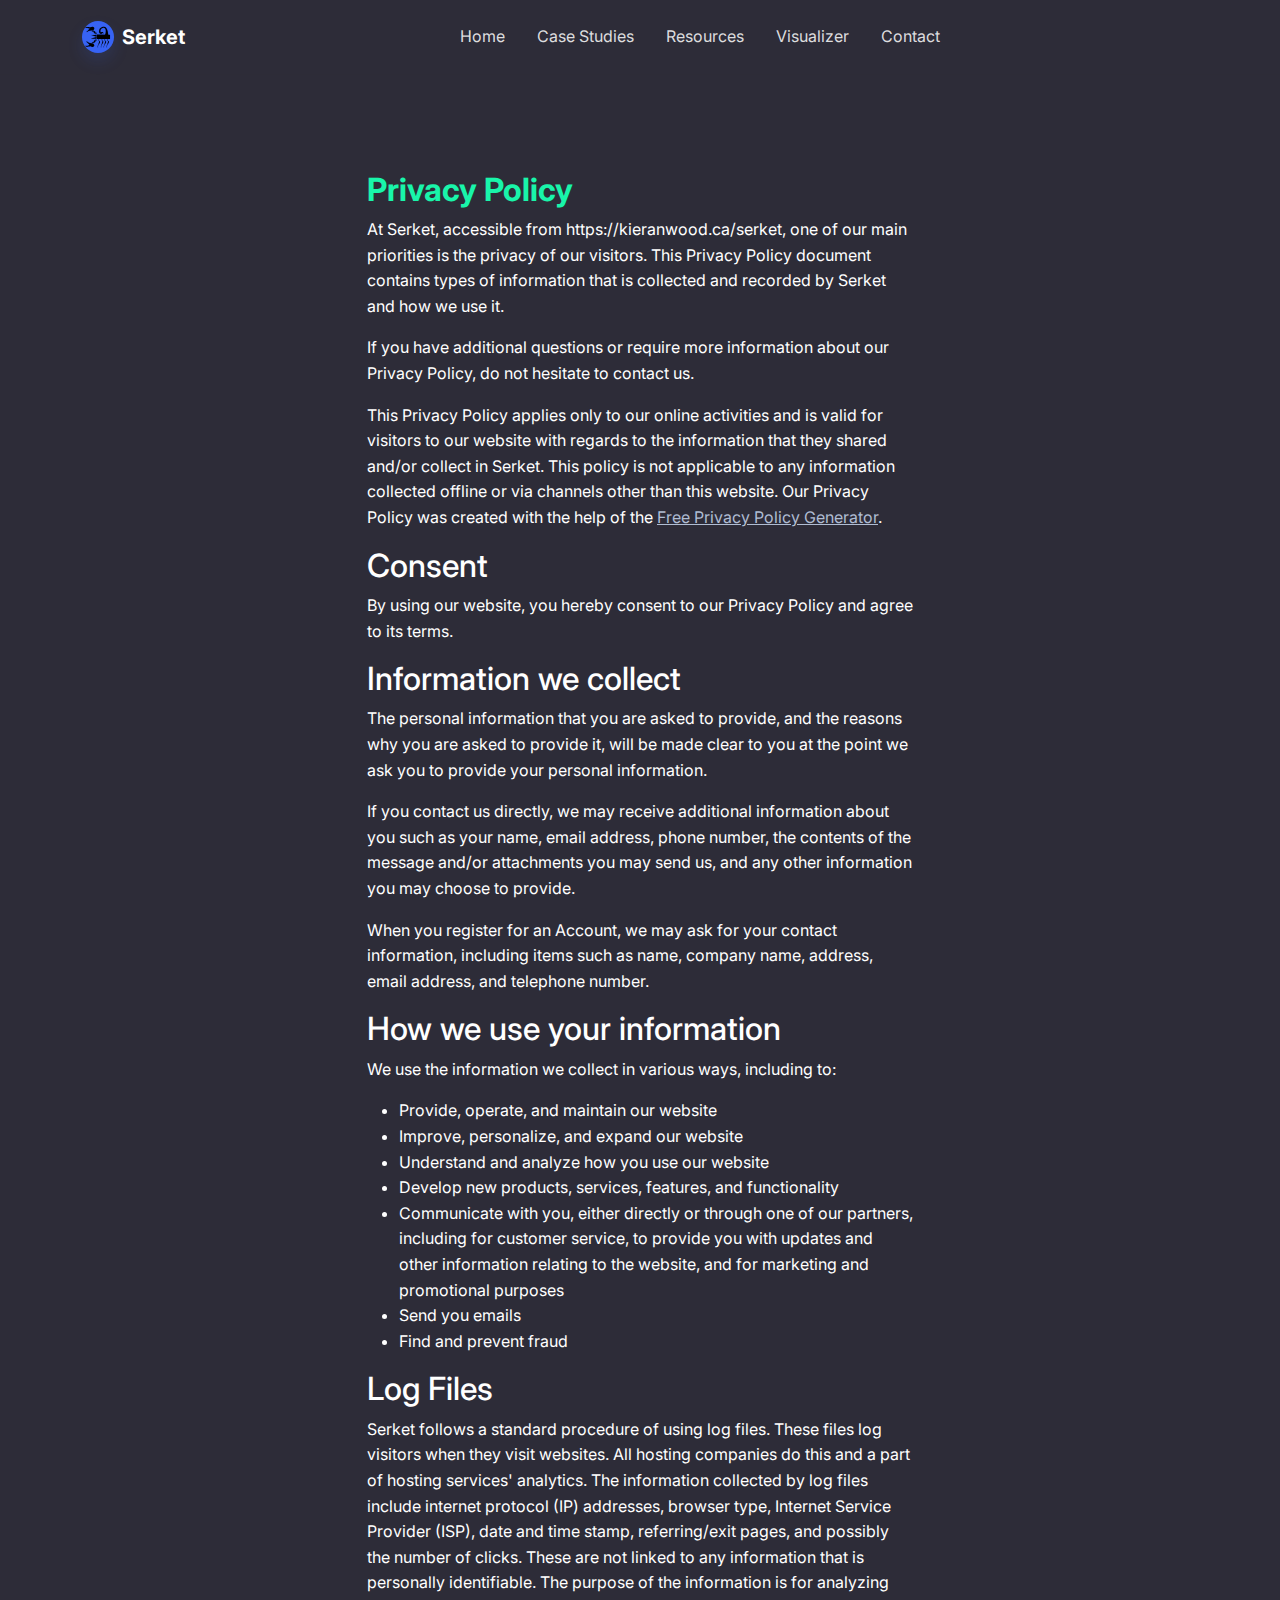
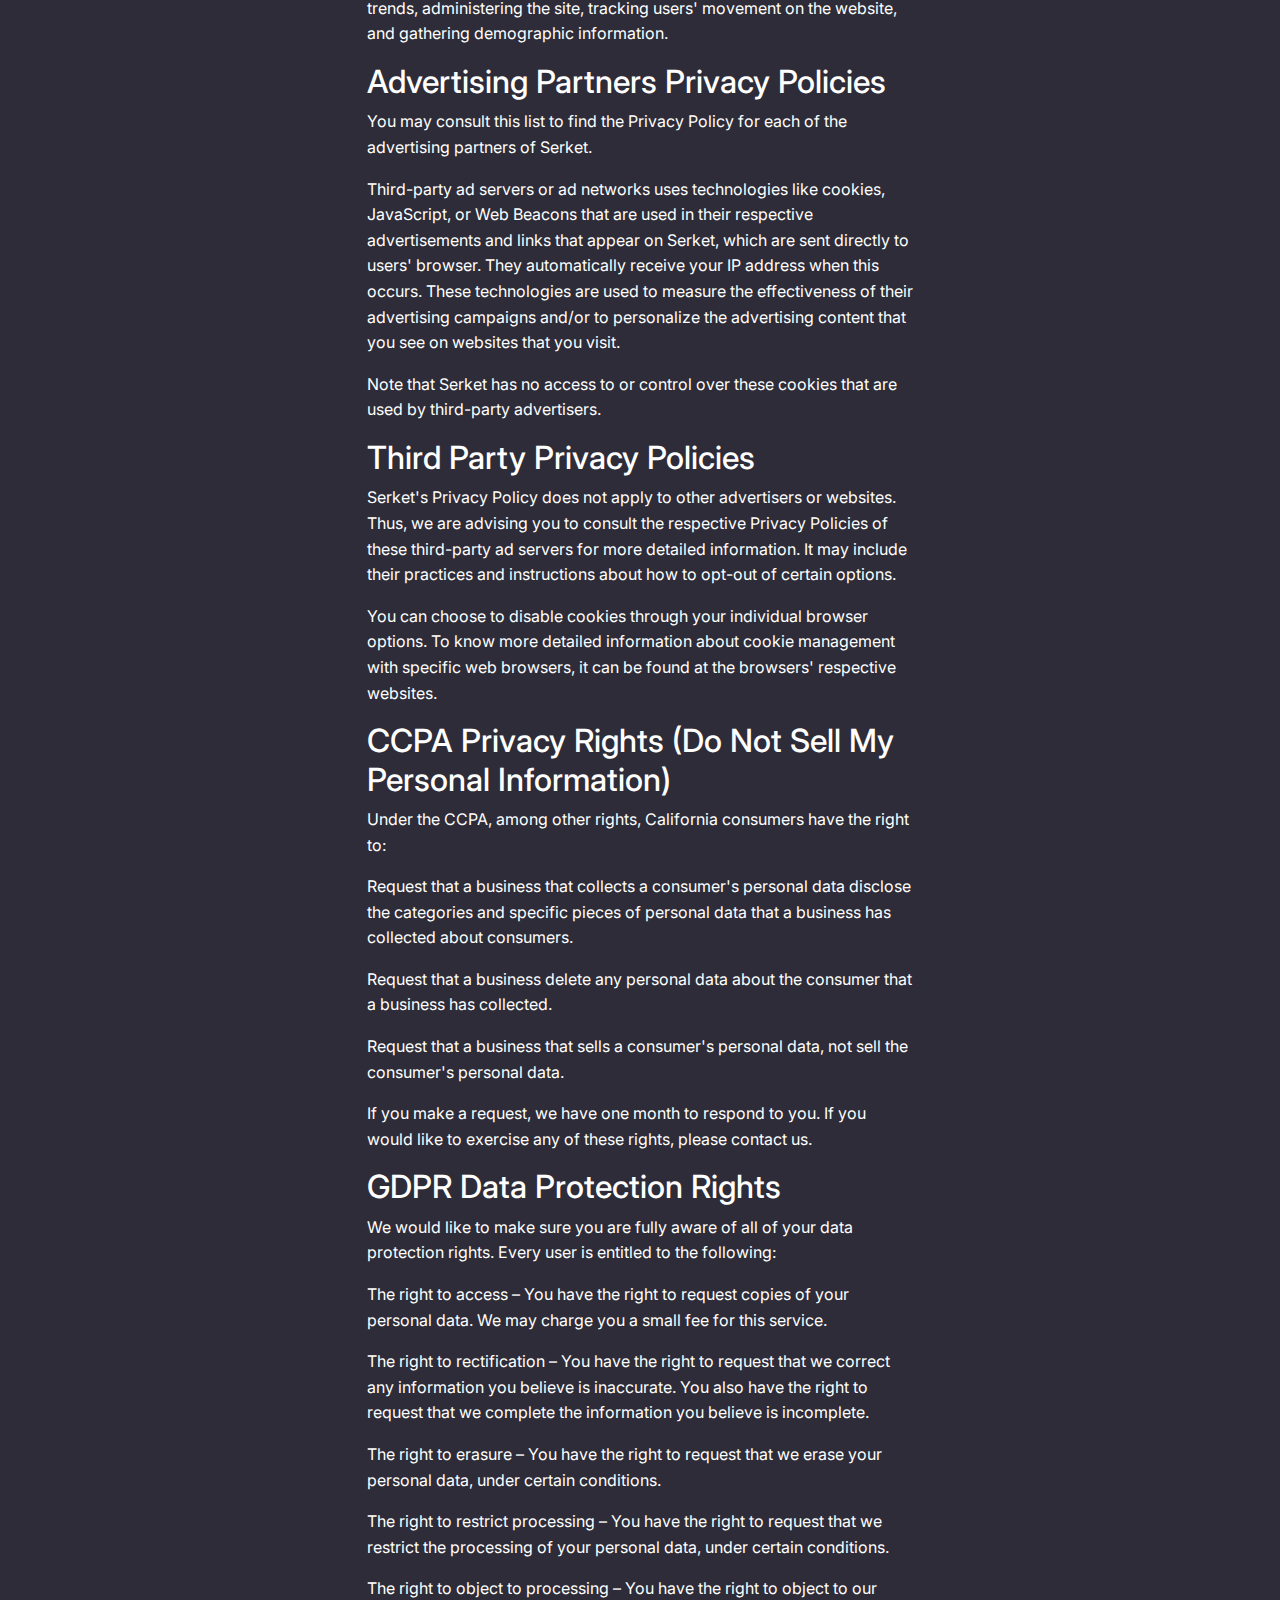
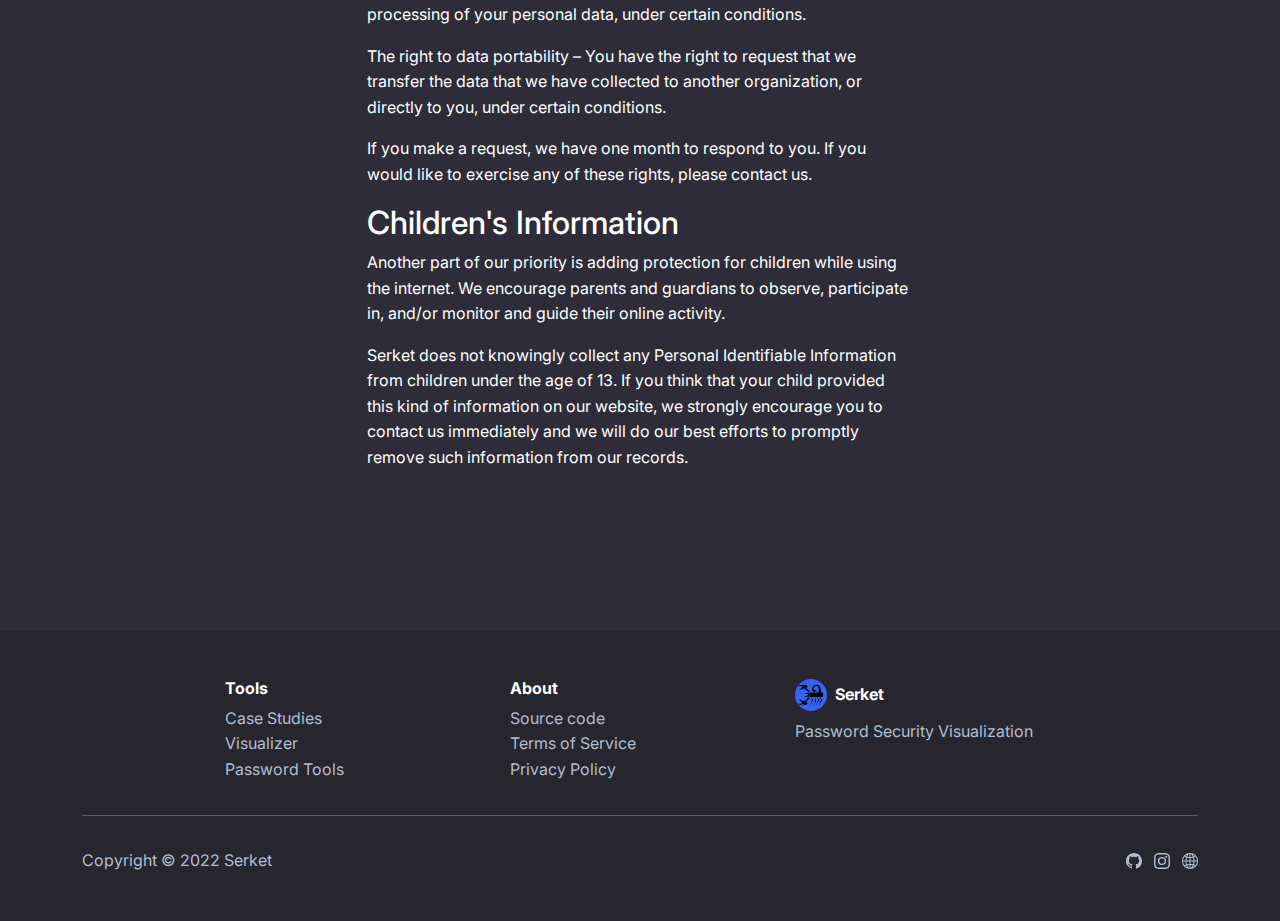
<file: privacy.html>
<!DOCTYPE html>
<html lang="en">

<head>
    <meta charset="utf-8">
    <meta name="viewport" content="width=device-width, initial-scale=1.0, shrink-to-fit=no">
    <title>Privacy Policy | Serket</title>
    <link rel="stylesheet" href="assets/bootstrap/css/bootstrap.min.css">
    <link rel="stylesheet" href="https://fonts.googleapis.com/css?family=Inter:300italic,400italic,600italic,700italic,800italic,400,300,600,700,800&amp;display=swap">
</head>

<body>
    <nav class="navbar navbar-dark navbar-expand-md sticky-top navbar-shrink py-3" id="mainNav">
        <div class="container"><a class="navbar-brand d-flex align-items-center" href="/"><span class="bs-icon-sm bs-icon-circle bs-icon-primary shadow d-flex justify-content-center align-items-center me-2 bs-icon"><img src="assets/img/serket.svg" width="26" height="33" style="margin-bottom: -4px;"></span><span>Serket</span></a><button data-bs-toggle="collapse" class="navbar-toggler" data-bs-target="#navcol-1"><span class="visually-hidden">Toggle navigation</span><span class="navbar-toggler-icon"></span></button>
            <div class="collapse navbar-collapse" id="navcol-1">
                <ul class="navbar-nav mx-auto">
                    <li class="nav-item"><a class="nav-link" href="index.html">Home</a></li>
                    <li class="nav-item"><a class="nav-link" href="case-studies.html">Case Studies</a></li>
                    <li class="nav-item"><a class="nav-link" href="resources.html">Resources</a></li>
                    <li class="nav-item"><a class="nav-link" href="visualizer.html">Visualizer</a></li>
                    <li class="nav-item"><a class="nav-link" href="contacts.html">Contact</a></li>
                </ul>
            </div>
        </div>
    </nav>
    <section class="py-5">
        <div class="container py-5">
            <div class="row mb-5"><div class="col-md-8 col-xl-6 mx-auto">
    <h2 class="fw-bold text-success mb-2">Privacy Policy</h2>

<p>At Serket, accessible from https://kieranwood.ca/serket, one of our main priorities is the privacy of our visitors. This Privacy Policy document contains types of information that is collected and recorded by Serket and how we use it.</p>

<p>If you have additional questions or require more information about our Privacy Policy, do not hesitate to contact us.</p>

<p>This Privacy Policy applies only to our online activities and is valid for visitors to our website with regards to the information that they shared and/or collect in Serket. This policy is not applicable to any information collected offline or via channels other than this website. Our Privacy Policy was created with the help of the <a href="https://www.privacypolicygenerator.info/">Free Privacy Policy Generator</a>.</p>

<h2>Consent</h2>

<p>By using our website, you hereby consent to our Privacy Policy and agree to its terms.</p>

<h2>Information we collect</h2>

<p>The personal information that you are asked to provide, and the reasons why you are asked to provide it, will be made clear to you at the point we ask you to provide your personal information.</p>
<p>If you contact us directly, we may receive additional information about you such as your name, email address, phone number, the contents of the message and/or attachments you may send us, and any other information you may choose to provide.</p>
<p>When you register for an Account, we may ask for your contact information, including items such as name, company name, address, email address, and telephone number.</p>

<h2>How we use your information</h2>

<p>We use the information we collect in various ways, including to:</p>

<ul>
<li>Provide, operate, and maintain our website</li>
<li>Improve, personalize, and expand our website</li>
<li>Understand and analyze how you use our website</li>
<li>Develop new products, services, features, and functionality</li>
<li>Communicate with you, either directly or through one of our partners, including for customer service, to provide you with updates and other information relating to the website, and for marketing and promotional purposes</li>
<li>Send you emails</li>
<li>Find and prevent fraud</li>
</ul>

<h2>Log Files</h2>

<p>Serket follows a standard procedure of using log files. These files log visitors when they visit websites. All hosting companies do this and a part of hosting services' analytics. The information collected by log files include internet protocol (IP) addresses, browser type, Internet Service Provider (ISP), date and time stamp, referring/exit pages, and possibly the number of clicks. These are not linked to any information that is personally identifiable. The purpose of the information is for analyzing trends, administering the site, tracking users' movement on the website, and gathering demographic information.</p>




<h2>Advertising Partners Privacy Policies</h2>

<P>You may consult this list to find the Privacy Policy for each of the advertising partners of Serket.</p>

<p>Third-party ad servers or ad networks uses technologies like cookies, JavaScript, or Web Beacons that are used in their respective advertisements and links that appear on Serket, which are sent directly to users' browser. They automatically receive your IP address when this occurs. These technologies are used to measure the effectiveness of their advertising campaigns and/or to personalize the advertising content that you see on websites that you visit.</p>

<p>Note that Serket has no access to or control over these cookies that are used by third-party advertisers.</p>

<h2>Third Party Privacy Policies</h2>

<p>Serket's Privacy Policy does not apply to other advertisers or websites. Thus, we are advising you to consult the respective Privacy Policies of these third-party ad servers for more detailed information. It may include their practices and instructions about how to opt-out of certain options. </p>

<p>You can choose to disable cookies through your individual browser options. To know more detailed information about cookie management with specific web browsers, it can be found at the browsers' respective websites.</p>

<h2>CCPA Privacy Rights (Do Not Sell My Personal Information)</h2>

<p>Under the CCPA, among other rights, California consumers have the right to:</p>
<p>Request that a business that collects a consumer's personal data disclose the categories and specific pieces of personal data that a business has collected about consumers.</p>
<p>Request that a business delete any personal data about the consumer that a business has collected.</p>
<p>Request that a business that sells a consumer's personal data, not sell the consumer's personal data.</p>
<p>If you make a request, we have one month to respond to you. If you would like to exercise any of these rights, please contact us.</p>

<h2>GDPR Data Protection Rights</h2>

<p>We would like to make sure you are fully aware of all of your data protection rights. Every user is entitled to the following:</p>
<p>The right to access – You have the right to request copies of your personal data. We may charge you a small fee for this service.</p>
<p>The right to rectification – You have the right to request that we correct any information you believe is inaccurate. You also have the right to request that we complete the information you believe is incomplete.</p>
<p>The right to erasure – You have the right to request that we erase your personal data, under certain conditions.</p>
<p>The right to restrict processing – You have the right to request that we restrict the processing of your personal data, under certain conditions.</p>
<p>The right to object to processing – You have the right to object to our processing of your personal data, under certain conditions.</p>
<p>The right to data portability – You have the right to request that we transfer the data that we have collected to another organization, or directly to you, under certain conditions.</p>
<p>If you make a request, we have one month to respond to you. If you would like to exercise any of these rights, please contact us.</p>

<h2>Children's Information</h2>

<p>Another part of our priority is adding protection for children while using the internet. We encourage parents and guardians to observe, participate in, and/or monitor and guide their online activity.</p>

<p>Serket does not knowingly collect any Personal Identifiable Information from children under the age of 13. If you think that your child provided this kind of information on our website, we strongly encourage you to contact us immediately and we will do our best efforts to promptly remove such information from our records.</p>
</div></div>
        </div>
    </section>
    <footer class="bg-dark">
        <div class="container py-4 py-lg-5">
            <div class="row justify-content-center">
                <div class="col-sm-4 col-md-3 text-center text-lg-start d-flex flex-column item">
                    <h3 class="fs-6 fw-bold">Tools</h3>
                    <ul class="list-unstyled">
                        <li><a href="case-studies.html" target="_blank">Case Studies</a></li>
                        <li><a href="visualizer.html" target="_blank">Visualizer</a></li>
                        <li><a href="password-tools.html" target="_blank">Password Tools</a></li>
                    </ul>
                </div>
                <div class="col-sm-4 col-md-3 text-center text-lg-start d-flex flex-column item">
                    <h3 class="fs-6 fw-bold">About</h3>
                    <ul class="list-unstyled">
                        <li><a href="https://github.com/descent098/serket" target="_blank">Source code</a></li>
                        <li><a href="terms.html" target="_blank">Terms of Service</a></li>
                        <li><a href="privacy.html" target="_blank">Privacy Policy</a></li>
                    </ul>
                </div>
                <div class="col-lg-3 text-center text-lg-start d-flex flex-column align-items-center order-first align-items-lg-start order-lg-last item social">
                    <div class="fw-bold d-flex align-items-center mb-2"><span class="bs-icon-sm bs-icon-circle bs-icon-primary d-flex justify-content-center align-items-center bs-icon me-2"><img src="assets/img/serket.svg" width="26" height="33" style="margin-bottom: -4px;"></span><span>Serket</span></div>
                    <p class="text-muted copyright">Password Security Visualization</p>
                </div>
            </div>
            <hr>
            <div class="text-muted d-flex justify-content-between align-items-center pt-3">
                <p class="mb-0">Copyright © 2022 Serket</p>
                <ul class="list-inline mb-0">
                    <li class="list-inline-item"><a href="https://github.com/Descent098/serket" target="_blank"><svg xmlns="http://www.w3.org/2000/svg" width="1em" height="1em" fill="currentColor" viewBox="0 0 16 16" class="bi bi-github">
                                <path d="M8 0C3.58 0 0 3.58 0 8c0 3.54 2.29 6.53 5.47 7.59.4.07.55-.17.55-.38 0-.19-.01-.82-.01-1.49-2.01.37-2.53-.49-2.69-.94-.09-.23-.48-.94-.82-1.13-.28-.15-.68-.52-.01-.53.63-.01 1.08.58 1.23.82.72 1.21 1.87.87 2.33.66.07-.52.28-.87.51-1.07-1.78-.2-3.64-.89-3.64-3.95 0-.87.31-1.59.82-2.15-.08-.2-.36-1.02.08-2.12 0 0 .67-.21 2.2.82.64-.18 1.32-.27 2-.27.68 0 1.36.09 2 .27 1.53-1.04 2.2-.82 2.2-.82.44 1.1.16 1.92.08 2.12.51.56.82 1.27.82 2.15 0 3.07-1.87 3.75-3.65 3.95.29.25.54.73.54 1.48 0 1.07-.01 1.93-.01 2.2 0 .21.15.46.55.38A8.012 8.012 0 0 0 16 8c0-4.42-3.58-8-8-8z"></path>
                            </svg></a></li>
                    <li class="list-inline-item"><a href="https://instagram.com/canadiancoding" target="_blank"><svg xmlns="http://www.w3.org/2000/svg" width="1em" height="1em" fill="currentColor" viewBox="0 0 16 16" class="bi bi-instagram">
                                <path d="M8 0C5.829 0 5.556.01 4.703.048 3.85.088 3.269.222 2.76.42a3.917 3.917 0 0 0-1.417.923A3.927 3.927 0 0 0 .42 2.76C.222 3.268.087 3.85.048 4.7.01 5.555 0 5.827 0 8.001c0 2.172.01 2.444.048 3.297.04.852.174 1.433.372 1.942.205.526.478.972.923 1.417.444.445.89.719 1.416.923.51.198 1.09.333 1.942.372C5.555 15.99 5.827 16 8 16s2.444-.01 3.298-.048c.851-.04 1.434-.174 1.943-.372a3.916 3.916 0 0 0 1.416-.923c.445-.445.718-.891.923-1.417.197-.509.332-1.09.372-1.942C15.99 10.445 16 10.173 16 8s-.01-2.445-.048-3.299c-.04-.851-.175-1.433-.372-1.941a3.926 3.926 0 0 0-.923-1.417A3.911 3.911 0 0 0 13.24.42c-.51-.198-1.092-.333-1.943-.372C10.443.01 10.172 0 7.998 0h.003zm-.717 1.442h.718c2.136 0 2.389.007 3.232.046.78.035 1.204.166 1.486.275.373.145.64.319.92.599.28.28.453.546.598.92.11.281.24.705.275 1.485.039.843.047 1.096.047 3.231s-.008 2.389-.047 3.232c-.035.78-.166 1.203-.275 1.485a2.47 2.47 0 0 1-.599.919c-.28.28-.546.453-.92.598-.28.11-.704.24-1.485.276-.843.038-1.096.047-3.232.047s-2.39-.009-3.233-.047c-.78-.036-1.203-.166-1.485-.276a2.478 2.478 0 0 1-.92-.598 2.48 2.48 0 0 1-.6-.92c-.109-.281-.24-.705-.275-1.485-.038-.843-.046-1.096-.046-3.233 0-2.136.008-2.388.046-3.231.036-.78.166-1.204.276-1.486.145-.373.319-.64.599-.92.28-.28.546-.453.92-.598.282-.11.705-.24 1.485-.276.738-.034 1.024-.044 2.515-.045v.002zm4.988 1.328a.96.96 0 1 0 0 1.92.96.96 0 0 0 0-1.92zm-4.27 1.122a4.109 4.109 0 1 0 0 8.217 4.109 4.109 0 0 0 0-8.217zm0 1.441a2.667 2.667 0 1 1 0 5.334 2.667 2.667 0 0 1 0-5.334z"></path>
                            </svg></a></li>
                    <li class="list-inline-item"><a href="https://canadiancoding.ca" target="_blank"><svg xmlns="http://www.w3.org/2000/svg" width="1em" height="1em" fill="currentColor" viewBox="0 0 16 16" class="bi bi-globe2">
                                <path d="M0 8a8 8 0 1 1 16 0A8 8 0 0 1 0 8zm7.5-6.923c-.67.204-1.335.82-1.887 1.855-.143.268-.276.56-.395.872.705.157 1.472.257 2.282.287V1.077zM4.249 3.539c.142-.384.304-.744.481-1.078a6.7 6.7 0 0 1 .597-.933A7.01 7.01 0 0 0 3.051 3.05c.362.184.763.349 1.198.49zM3.509 7.5c.036-1.07.188-2.087.436-3.008a9.124 9.124 0 0 1-1.565-.667A6.964 6.964 0 0 0 1.018 7.5h2.49zm1.4-2.741a12.344 12.344 0 0 0-.4 2.741H7.5V5.091c-.91-.03-1.783-.145-2.591-.332zM8.5 5.09V7.5h2.99a12.342 12.342 0 0 0-.399-2.741c-.808.187-1.681.301-2.591.332zM4.51 8.5c.035.987.176 1.914.399 2.741A13.612 13.612 0 0 1 7.5 10.91V8.5H4.51zm3.99 0v2.409c.91.03 1.783.145 2.591.332.223-.827.364-1.754.4-2.741H8.5zm-3.282 3.696c.12.312.252.604.395.872.552 1.035 1.218 1.65 1.887 1.855V11.91c-.81.03-1.577.13-2.282.287zm.11 2.276a6.696 6.696 0 0 1-.598-.933 8.853 8.853 0 0 1-.481-1.079 8.38 8.38 0 0 0-1.198.49 7.01 7.01 0 0 0 2.276 1.522zm-1.383-2.964A13.36 13.36 0 0 1 3.508 8.5h-2.49a6.963 6.963 0 0 0 1.362 3.675c.47-.258.995-.482 1.565-.667zm6.728 2.964a7.009 7.009 0 0 0 2.275-1.521 8.376 8.376 0 0 0-1.197-.49 8.853 8.853 0 0 1-.481 1.078 6.688 6.688 0 0 1-.597.933zM8.5 11.909v3.014c.67-.204 1.335-.82 1.887-1.855.143-.268.276-.56.395-.872A12.63 12.63 0 0 0 8.5 11.91zm3.555-.401c.57.185 1.095.409 1.565.667A6.963 6.963 0 0 0 14.982 8.5h-2.49a13.36 13.36 0 0 1-.437 3.008zM14.982 7.5a6.963 6.963 0 0 0-1.362-3.675c-.47.258-.995.482-1.565.667.248.92.4 1.938.437 3.008h2.49zM11.27 2.461c.177.334.339.694.482 1.078a8.368 8.368 0 0 0 1.196-.49 7.01 7.01 0 0 0-2.275-1.52c.218.283.418.597.597.932zm-.488 1.343a7.765 7.765 0 0 0-.395-.872C9.835 1.897 9.17 1.282 8.5 1.077V4.09c.81-.03 1.577-.13 2.282-.287z"></path>
                            </svg></a></li>
                </ul>
            </div>
        </div>
    </footer>
    <script src="assets/js/jquery.min.js"></script>
    <script src="assets/bootstrap/js/bootstrap.min.js"></script>
    <script src="assets/js/bs-init.js"></script>
    <script src="assets/js/bold-and-dark.js"></script>
</body>

</html>
</file>
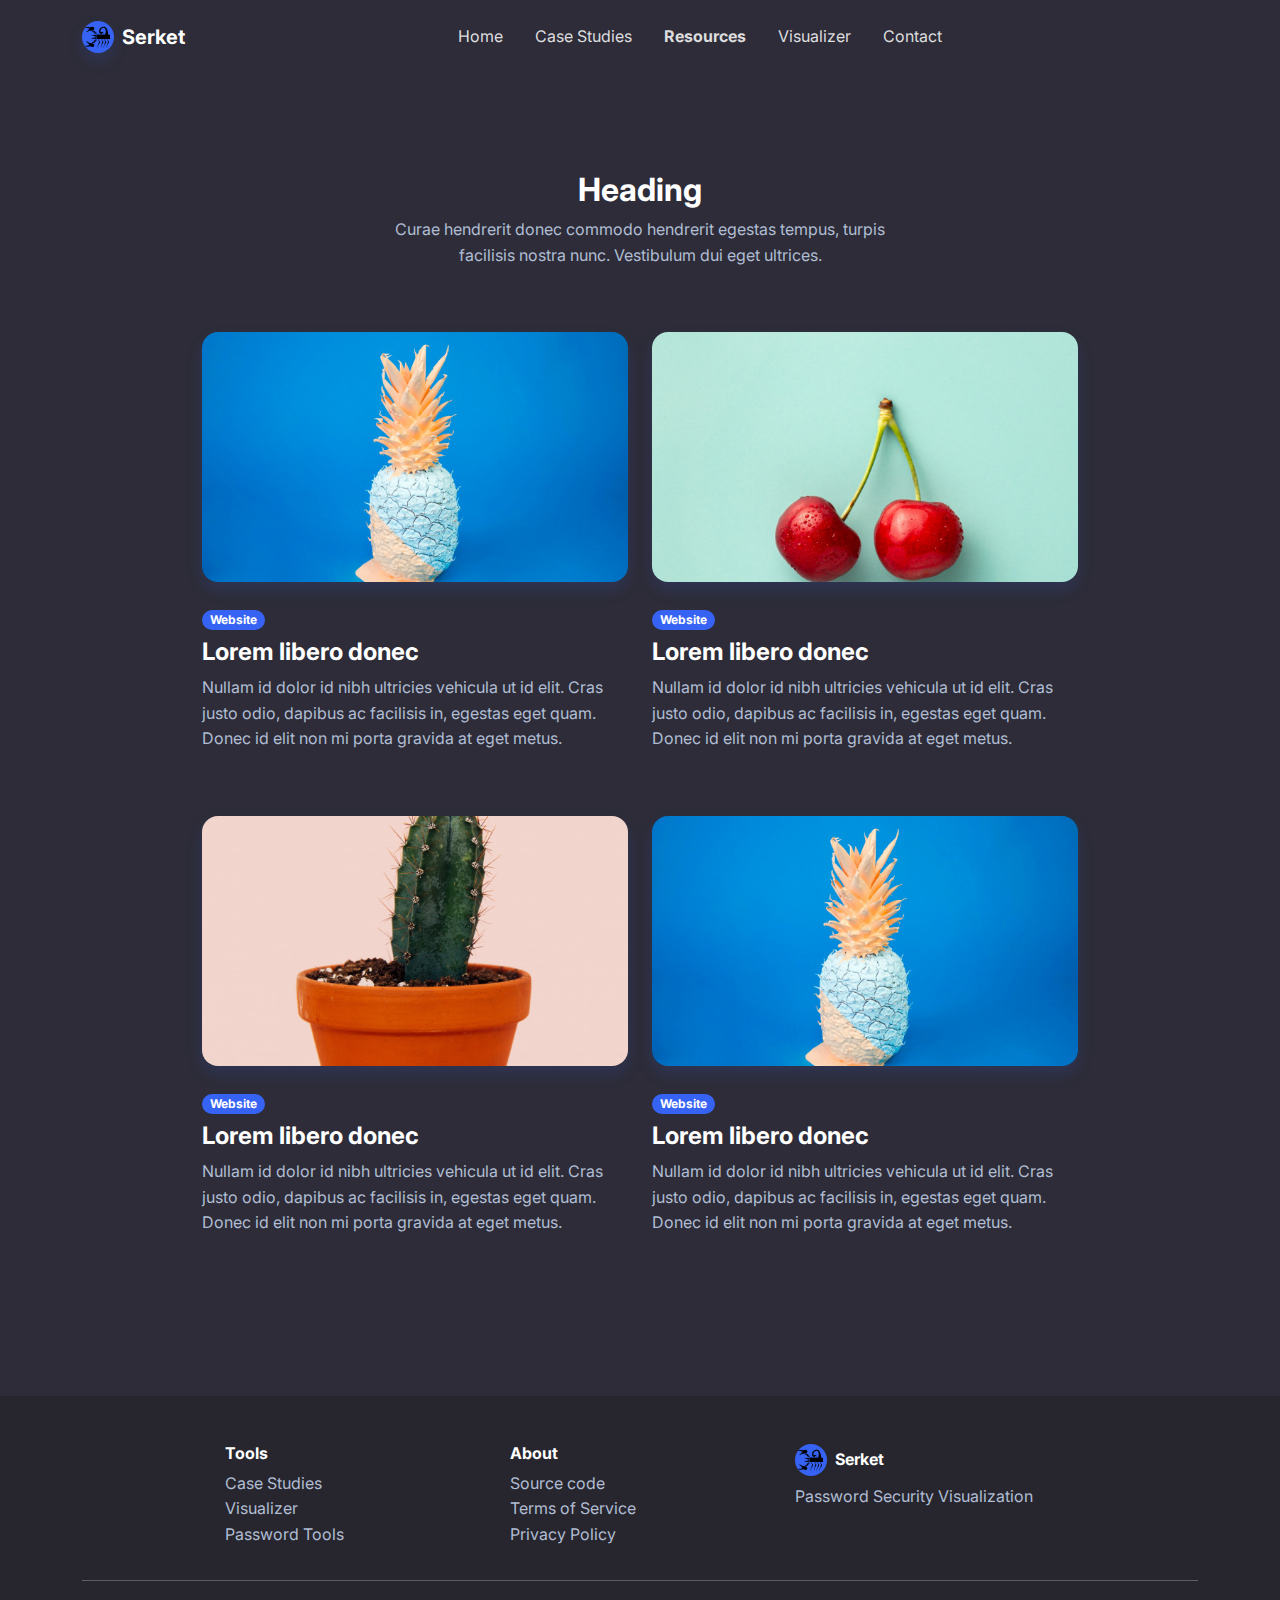
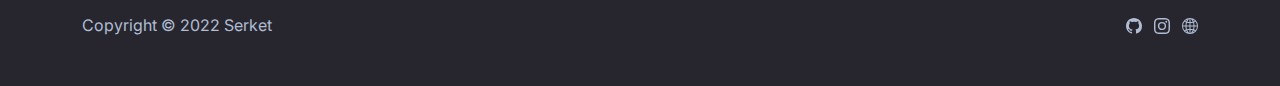
<file: resources.html>
<!DOCTYPE html>
<html lang="en">

<head>
    <meta charset="utf-8">
    <meta name="viewport" content="width=device-width, initial-scale=1.0, shrink-to-fit=no">
    <title>Resources - Serket</title>
    <link rel="stylesheet" href="assets/bootstrap/css/bootstrap.min.css">
    <link rel="stylesheet" href="https://fonts.googleapis.com/css?family=Inter:300italic,400italic,600italic,700italic,800italic,400,300,600,700,800&amp;display=swap">
</head>

<body>
    <nav class="navbar navbar-dark navbar-expand-md sticky-top navbar-shrink py-3" id="mainNav">
        <div class="container"><a class="navbar-brand d-flex align-items-center" href="/"><span class="bs-icon-sm bs-icon-circle bs-icon-primary shadow d-flex justify-content-center align-items-center me-2 bs-icon"><img src="assets/img/serket.svg" width="26" height="33" style="margin-bottom: -4px;"></span><span>Serket</span></a><button data-bs-toggle="collapse" class="navbar-toggler" data-bs-target="#navcol-1"><span class="visually-hidden">Toggle navigation</span><span class="navbar-toggler-icon"></span></button>
            <div class="collapse navbar-collapse" id="navcol-1">
                <ul class="navbar-nav mx-auto">
                    <li class="nav-item"><a class="nav-link" href="index.html">Home</a></li>
                    <li class="nav-item"><a class="nav-link" href="case-studies.html">Case Studies</a></li>
                    <li class="nav-item"><a class="nav-link active" href="resources.html">Resources</a></li>
                    <li class="nav-item"><a class="nav-link" href="visualizer.html">Visualizer</a></li>
                    <li class="nav-item"><a class="nav-link" href="contacts.html">Contact</a></li>
                </ul>
            </div>
        </div>
    </nav>
    <section class="py-5">
        <div class="container py-5">
            <div class="row mb-5">
                <div class="col-md-8 col-xl-6 text-center mx-auto">
                    <h2 class="fw-bold">Heading</h2>
                    <p class="text-muted w-lg-50">Curae hendrerit donec commodo hendrerit egestas tempus, turpis facilisis nostra nunc. Vestibulum dui eget ultrices.</p>
                </div>
            </div>
            <div class="row row-cols-1 row-cols-md-2 mx-auto" style="max-width: 900px;">
                <div class="col mb-4">
                    <div><a href="#"><img class="rounded img-fluid shadow w-100 fit-cover" src="assets/img/products/1.jpg" style="height: 250px;"></a>
                        <div class="py-4"><span class="badge bg-primary mb-2">Website</span>
                            <h4 class="fw-bold">Lorem libero donec</h4>
                            <p class="text-muted">Nullam id dolor id nibh ultricies vehicula ut id elit. Cras justo odio, dapibus ac facilisis in, egestas eget quam. Donec id elit non mi porta gravida at eget metus.</p>
                        </div>
                    </div>
                </div>
                <div class="col mb-4">
                    <div><a href="#"><img class="rounded img-fluid shadow w-100 fit-cover" src="assets/img/products/2.jpg" style="height: 250px;"></a>
                        <div class="py-4"><span class="badge bg-primary mb-2">Website</span>
                            <h4 class="fw-bold">Lorem libero donec</h4>
                            <p class="text-muted">Nullam id dolor id nibh ultricies vehicula ut id elit. Cras justo odio, dapibus ac facilisis in, egestas eget quam. Donec id elit non mi porta gravida at eget metus.</p>
                        </div>
                    </div>
                </div>
                <div class="col mb-4">
                    <div><a href="#"><img class="rounded img-fluid shadow w-100 fit-cover" src="assets/img/products/3.jpg" style="height: 250px;"></a>
                        <div class="py-4"><span class="badge bg-primary mb-2">Website</span>
                            <h4 class="fw-bold">Lorem libero donec</h4>
                            <p class="text-muted">Nullam id dolor id nibh ultricies vehicula ut id elit. Cras justo odio, dapibus ac facilisis in, egestas eget quam. Donec id elit non mi porta gravida at eget metus.</p>
                        </div>
                    </div>
                </div>
                <div class="col mb-4">
                    <div><a href="#"><img class="rounded img-fluid shadow w-100 fit-cover" src="assets/img/products/1.jpg" style="height: 250px;"></a>
                        <div class="py-4"><span class="badge bg-primary mb-2">Website</span>
                            <h4 class="fw-bold">Lorem libero donec</h4>
                            <p class="text-muted">Nullam id dolor id nibh ultricies vehicula ut id elit. Cras justo odio, dapibus ac facilisis in, egestas eget quam. Donec id elit non mi porta gravida at eget metus.</p>
                        </div>
                    </div>
                </div>
            </div>
        </div>
    </section>
    <footer class="bg-dark">
        <div class="container py-4 py-lg-5">
            <div class="row justify-content-center">
                <div class="col-sm-4 col-md-3 text-center text-lg-start d-flex flex-column item">
                    <h3 class="fs-6 fw-bold">Tools</h3>
                    <ul class="list-unstyled">
                        <li><a href="case-studies.html" target="_blank">Case Studies</a></li>
                        <li><a href="visualizer.html" target="_blank">Visualizer</a></li>
                        <li><a href="password-tools.html" target="_blank">Password Tools</a></li>
                    </ul>
                </div>
                <div class="col-sm-4 col-md-3 text-center text-lg-start d-flex flex-column item">
                    <h3 class="fs-6 fw-bold">About</h3>
                    <ul class="list-unstyled">
                        <li><a href="https://github.com/descent098/serket" target="_blank">Source code</a></li>
                        <li><a href="terms.html" target="_blank">Terms of Service</a></li>
                        <li><a href="privacy.html" target="_blank">Privacy Policy</a></li>
                    </ul>
                </div>
                <div class="col-lg-3 text-center text-lg-start d-flex flex-column align-items-center order-first align-items-lg-start order-lg-last item social">
                    <div class="fw-bold d-flex align-items-center mb-2"><span class="bs-icon-sm bs-icon-circle bs-icon-primary d-flex justify-content-center align-items-center bs-icon me-2"><img src="assets/img/serket.svg" width="26" height="33" style="margin-bottom: -4px;"></span><span>Serket</span></div>
                    <p class="text-muted copyright">Password Security Visualization</p>
                </div>
            </div>
            <hr>
            <div class="text-muted d-flex justify-content-between align-items-center pt-3">
                <p class="mb-0">Copyright © 2022 Serket</p>
                <ul class="list-inline mb-0">
                    <li class="list-inline-item"><a href="https://github.com/Descent098/serket" target="_blank"><svg xmlns="http://www.w3.org/2000/svg" width="1em" height="1em" fill="currentColor" viewBox="0 0 16 16" class="bi bi-github">
                                <path d="M8 0C3.58 0 0 3.58 0 8c0 3.54 2.29 6.53 5.47 7.59.4.07.55-.17.55-.38 0-.19-.01-.82-.01-1.49-2.01.37-2.53-.49-2.69-.94-.09-.23-.48-.94-.82-1.13-.28-.15-.68-.52-.01-.53.63-.01 1.08.58 1.23.82.72 1.21 1.87.87 2.33.66.07-.52.28-.87.51-1.07-1.78-.2-3.64-.89-3.64-3.95 0-.87.31-1.59.82-2.15-.08-.2-.36-1.02.08-2.12 0 0 .67-.21 2.2.82.64-.18 1.32-.27 2-.27.68 0 1.36.09 2 .27 1.53-1.04 2.2-.82 2.2-.82.44 1.1.16 1.92.08 2.12.51.56.82 1.27.82 2.15 0 3.07-1.87 3.75-3.65 3.95.29.25.54.73.54 1.48 0 1.07-.01 1.93-.01 2.2 0 .21.15.46.55.38A8.012 8.012 0 0 0 16 8c0-4.42-3.58-8-8-8z"></path>
                            </svg></a></li>
                    <li class="list-inline-item"><a href="https://instagram.com/canadiancoding" target="_blank"><svg xmlns="http://www.w3.org/2000/svg" width="1em" height="1em" fill="currentColor" viewBox="0 0 16 16" class="bi bi-instagram">
                                <path d="M8 0C5.829 0 5.556.01 4.703.048 3.85.088 3.269.222 2.76.42a3.917 3.917 0 0 0-1.417.923A3.927 3.927 0 0 0 .42 2.76C.222 3.268.087 3.85.048 4.7.01 5.555 0 5.827 0 8.001c0 2.172.01 2.444.048 3.297.04.852.174 1.433.372 1.942.205.526.478.972.923 1.417.444.445.89.719 1.416.923.51.198 1.09.333 1.942.372C5.555 15.99 5.827 16 8 16s2.444-.01 3.298-.048c.851-.04 1.434-.174 1.943-.372a3.916 3.916 0 0 0 1.416-.923c.445-.445.718-.891.923-1.417.197-.509.332-1.09.372-1.942C15.99 10.445 16 10.173 16 8s-.01-2.445-.048-3.299c-.04-.851-.175-1.433-.372-1.941a3.926 3.926 0 0 0-.923-1.417A3.911 3.911 0 0 0 13.24.42c-.51-.198-1.092-.333-1.943-.372C10.443.01 10.172 0 7.998 0h.003zm-.717 1.442h.718c2.136 0 2.389.007 3.232.046.78.035 1.204.166 1.486.275.373.145.64.319.92.599.28.28.453.546.598.92.11.281.24.705.275 1.485.039.843.047 1.096.047 3.231s-.008 2.389-.047 3.232c-.035.78-.166 1.203-.275 1.485a2.47 2.47 0 0 1-.599.919c-.28.28-.546.453-.92.598-.28.11-.704.24-1.485.276-.843.038-1.096.047-3.232.047s-2.39-.009-3.233-.047c-.78-.036-1.203-.166-1.485-.276a2.478 2.478 0 0 1-.92-.598 2.48 2.48 0 0 1-.6-.92c-.109-.281-.24-.705-.275-1.485-.038-.843-.046-1.096-.046-3.233 0-2.136.008-2.388.046-3.231.036-.78.166-1.204.276-1.486.145-.373.319-.64.599-.92.28-.28.546-.453.92-.598.282-.11.705-.24 1.485-.276.738-.034 1.024-.044 2.515-.045v.002zm4.988 1.328a.96.96 0 1 0 0 1.92.96.96 0 0 0 0-1.92zm-4.27 1.122a4.109 4.109 0 1 0 0 8.217 4.109 4.109 0 0 0 0-8.217zm0 1.441a2.667 2.667 0 1 1 0 5.334 2.667 2.667 0 0 1 0-5.334z"></path>
                            </svg></a></li>
                    <li class="list-inline-item"><a href="https://canadiancoding.ca" target="_blank"><svg xmlns="http://www.w3.org/2000/svg" width="1em" height="1em" fill="currentColor" viewBox="0 0 16 16" class="bi bi-globe2">
                                <path d="M0 8a8 8 0 1 1 16 0A8 8 0 0 1 0 8zm7.5-6.923c-.67.204-1.335.82-1.887 1.855-.143.268-.276.56-.395.872.705.157 1.472.257 2.282.287V1.077zM4.249 3.539c.142-.384.304-.744.481-1.078a6.7 6.7 0 0 1 .597-.933A7.01 7.01 0 0 0 3.051 3.05c.362.184.763.349 1.198.49zM3.509 7.5c.036-1.07.188-2.087.436-3.008a9.124 9.124 0 0 1-1.565-.667A6.964 6.964 0 0 0 1.018 7.5h2.49zm1.4-2.741a12.344 12.344 0 0 0-.4 2.741H7.5V5.091c-.91-.03-1.783-.145-2.591-.332zM8.5 5.09V7.5h2.99a12.342 12.342 0 0 0-.399-2.741c-.808.187-1.681.301-2.591.332zM4.51 8.5c.035.987.176 1.914.399 2.741A13.612 13.612 0 0 1 7.5 10.91V8.5H4.51zm3.99 0v2.409c.91.03 1.783.145 2.591.332.223-.827.364-1.754.4-2.741H8.5zm-3.282 3.696c.12.312.252.604.395.872.552 1.035 1.218 1.65 1.887 1.855V11.91c-.81.03-1.577.13-2.282.287zm.11 2.276a6.696 6.696 0 0 1-.598-.933 8.853 8.853 0 0 1-.481-1.079 8.38 8.38 0 0 0-1.198.49 7.01 7.01 0 0 0 2.276 1.522zm-1.383-2.964A13.36 13.36 0 0 1 3.508 8.5h-2.49a6.963 6.963 0 0 0 1.362 3.675c.47-.258.995-.482 1.565-.667zm6.728 2.964a7.009 7.009 0 0 0 2.275-1.521 8.376 8.376 0 0 0-1.197-.49 8.853 8.853 0 0 1-.481 1.078 6.688 6.688 0 0 1-.597.933zM8.5 11.909v3.014c.67-.204 1.335-.82 1.887-1.855.143-.268.276-.56.395-.872A12.63 12.63 0 0 0 8.5 11.91zm3.555-.401c.57.185 1.095.409 1.565.667A6.963 6.963 0 0 0 14.982 8.5h-2.49a13.36 13.36 0 0 1-.437 3.008zM14.982 7.5a6.963 6.963 0 0 0-1.362-3.675c-.47.258-.995.482-1.565.667.248.92.4 1.938.437 3.008h2.49zM11.27 2.461c.177.334.339.694.482 1.078a8.368 8.368 0 0 0 1.196-.49 7.01 7.01 0 0 0-2.275-1.52c.218.283.418.597.597.932zm-.488 1.343a7.765 7.765 0 0 0-.395-.872C9.835 1.897 9.17 1.282 8.5 1.077V4.09c.81-.03 1.577-.13 2.282-.287z"></path>
                            </svg></a></li>
                </ul>
            </div>
        </div>
    </footer>
    <script src="assets/js/jquery.min.js"></script>
    <script src="assets/bootstrap/js/bootstrap.min.js"></script>
    <script src="assets/js/bs-init.js"></script>
    <script src="assets/js/bold-and-dark.js"></script>
</body>

</html>
</file>
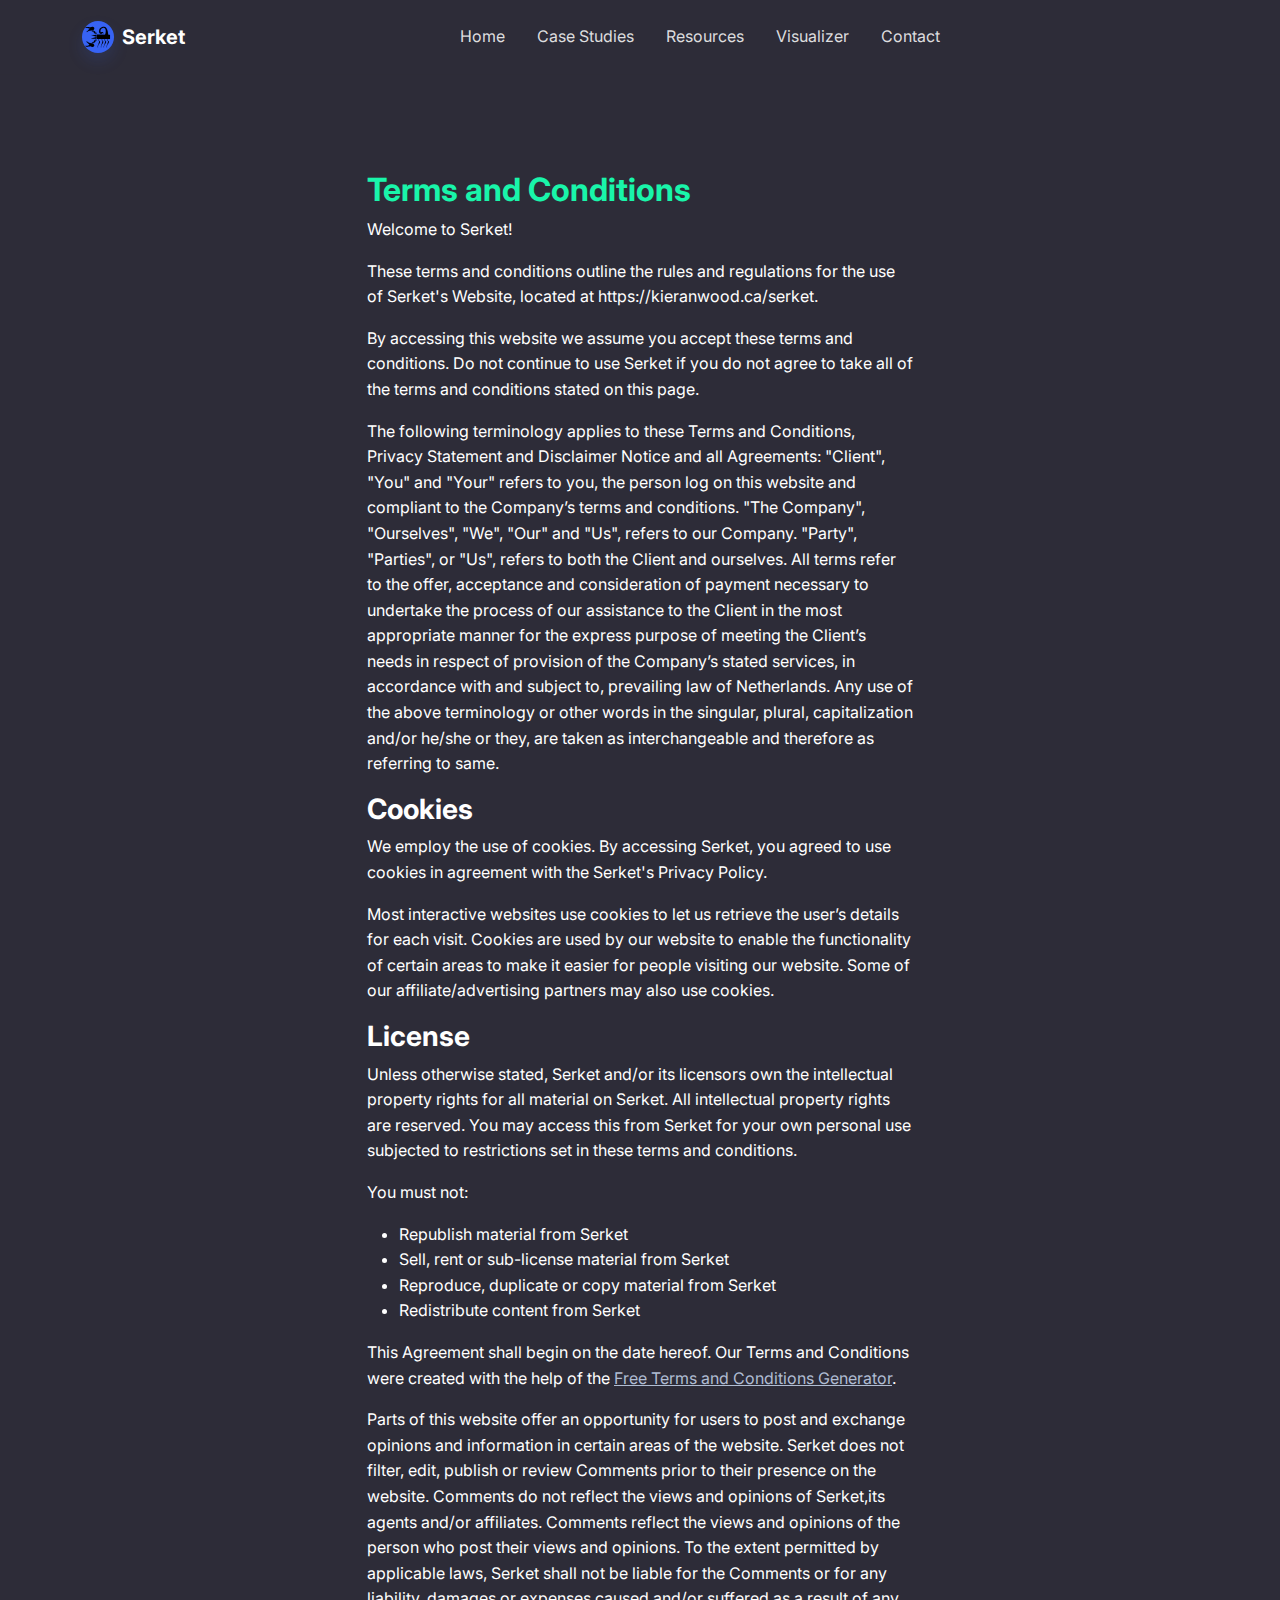
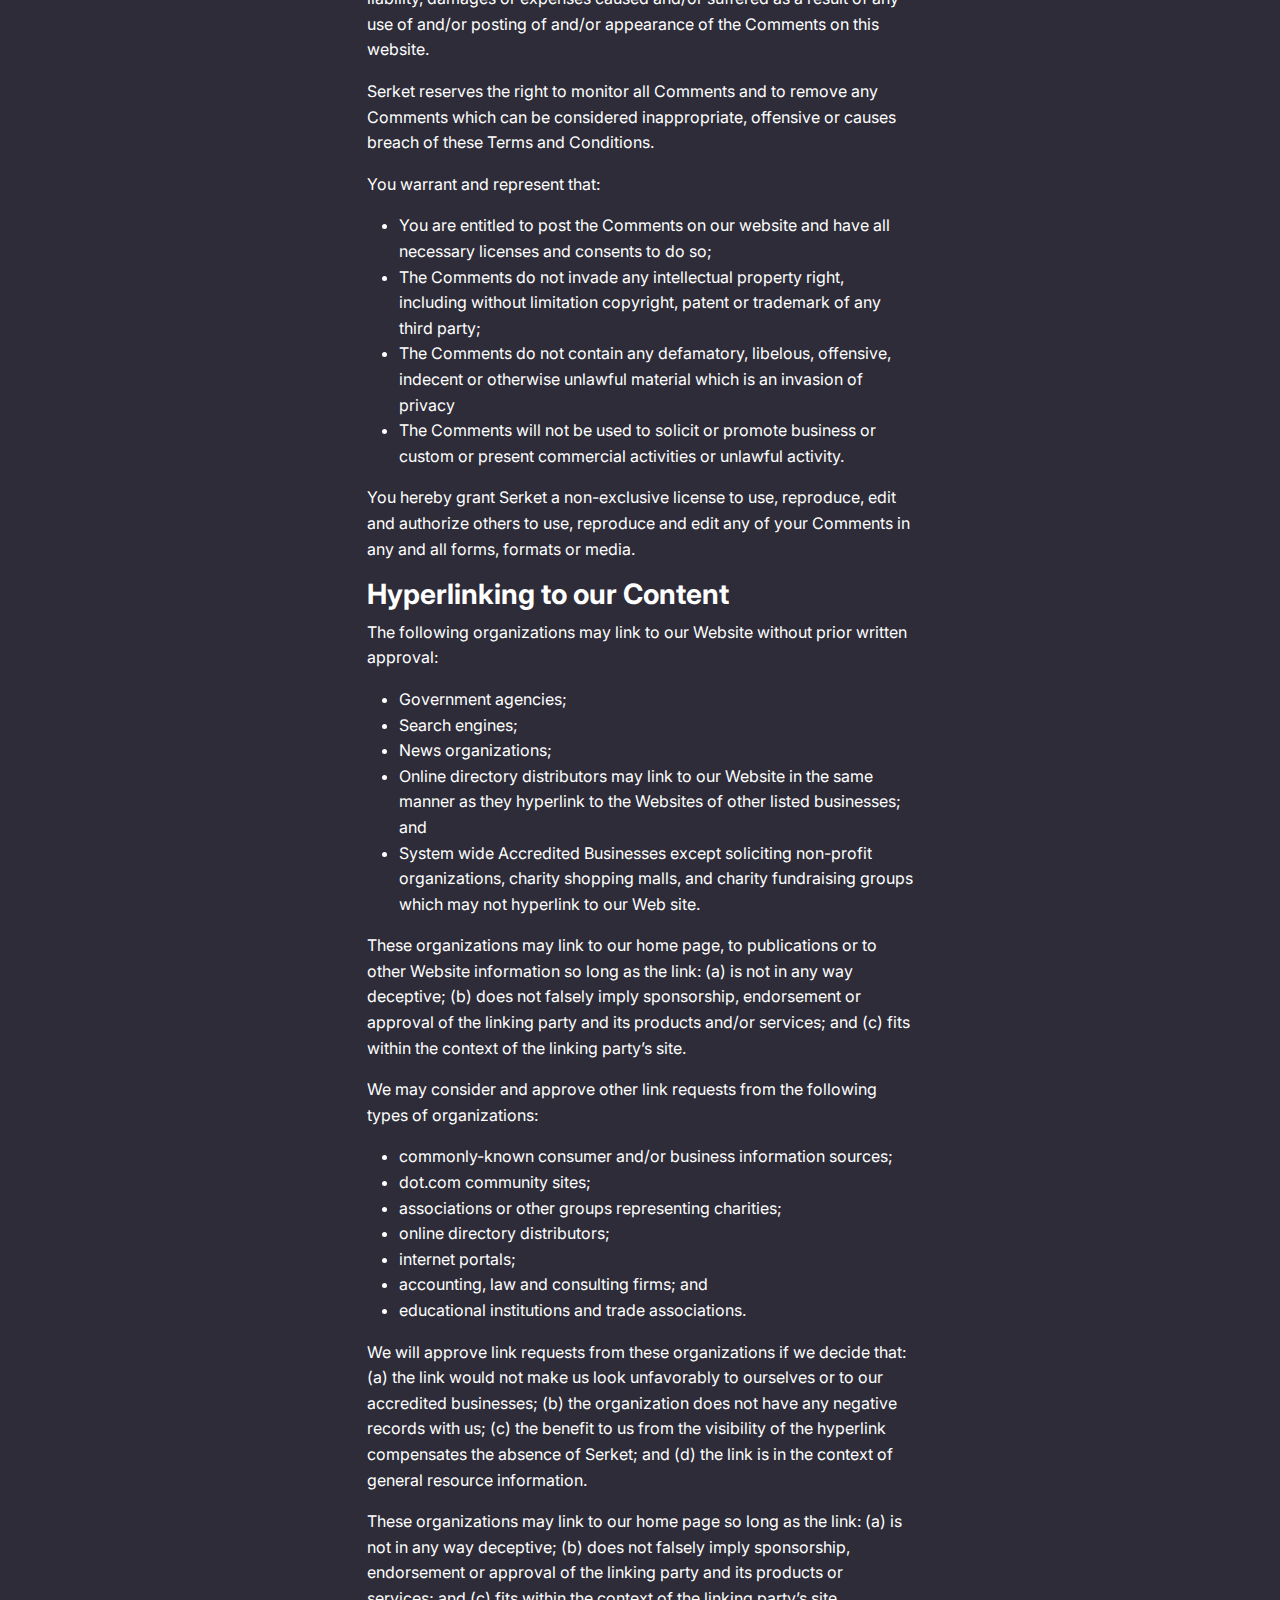
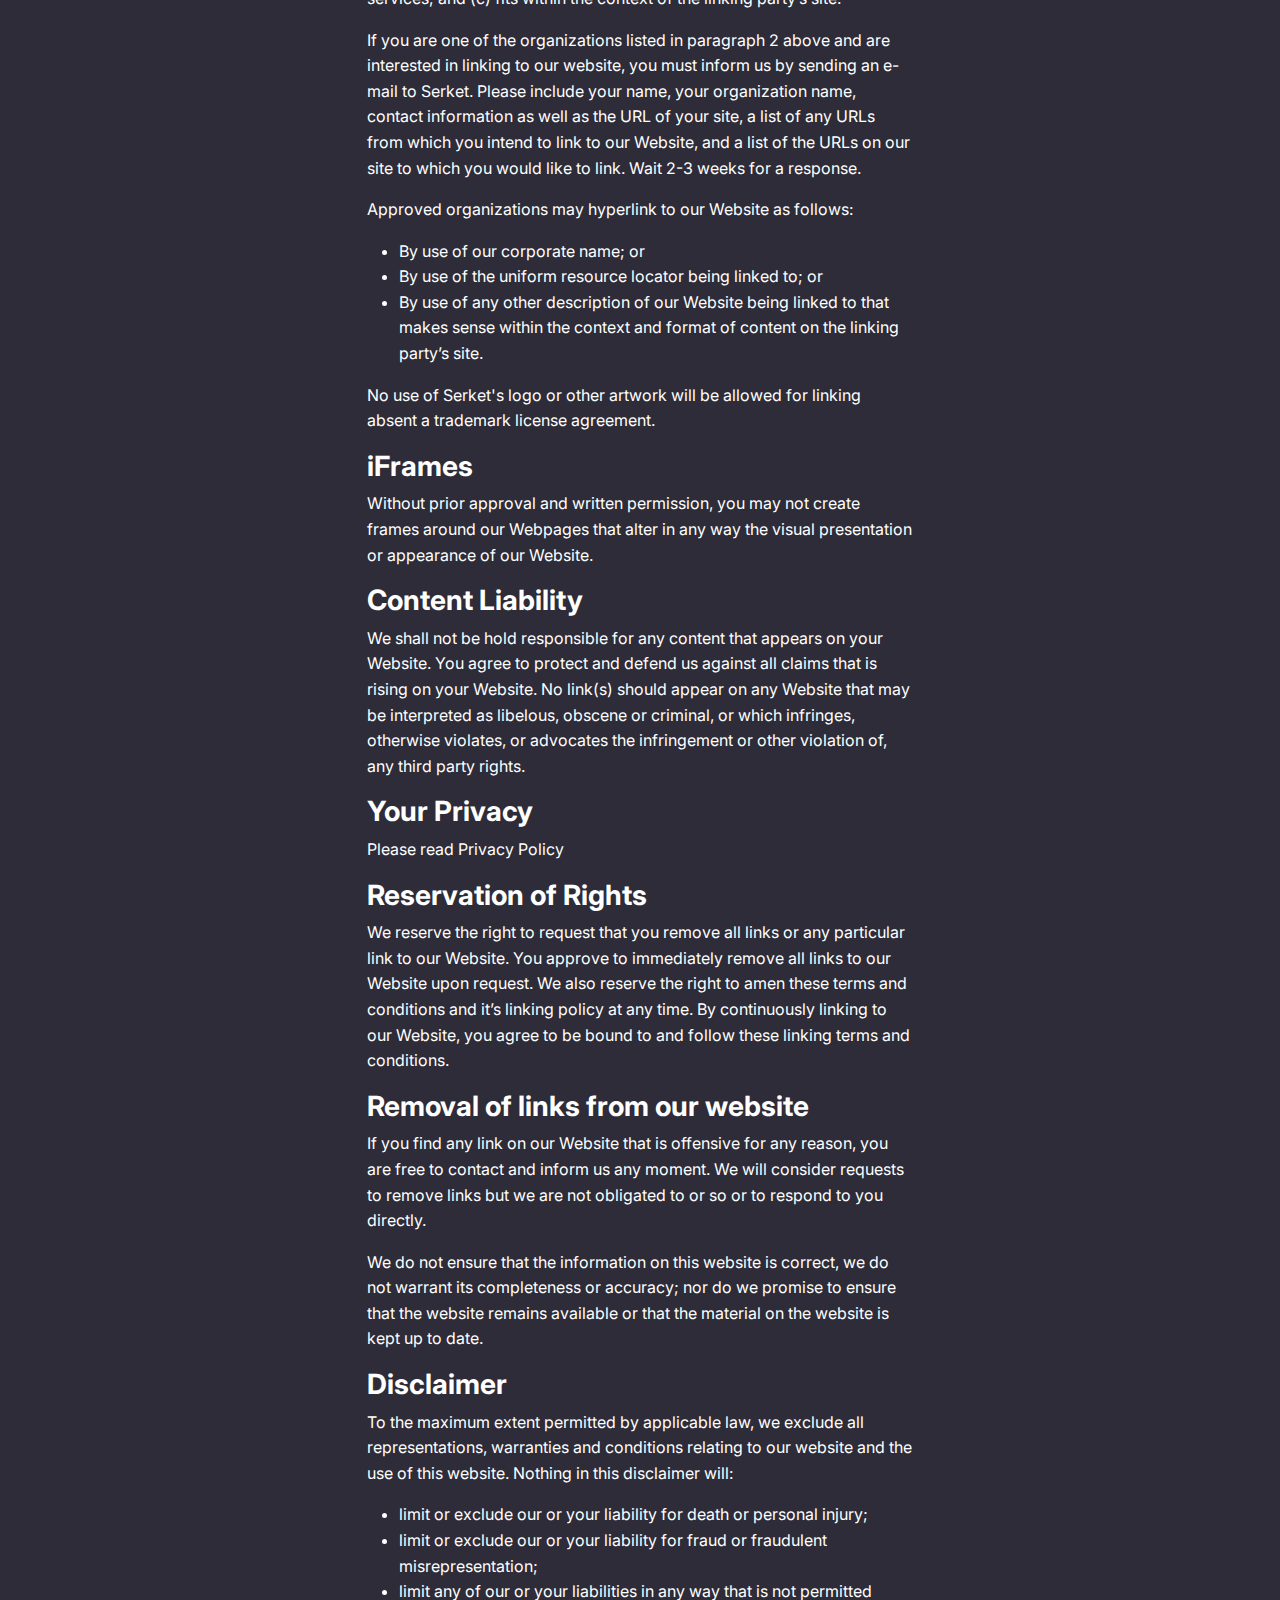
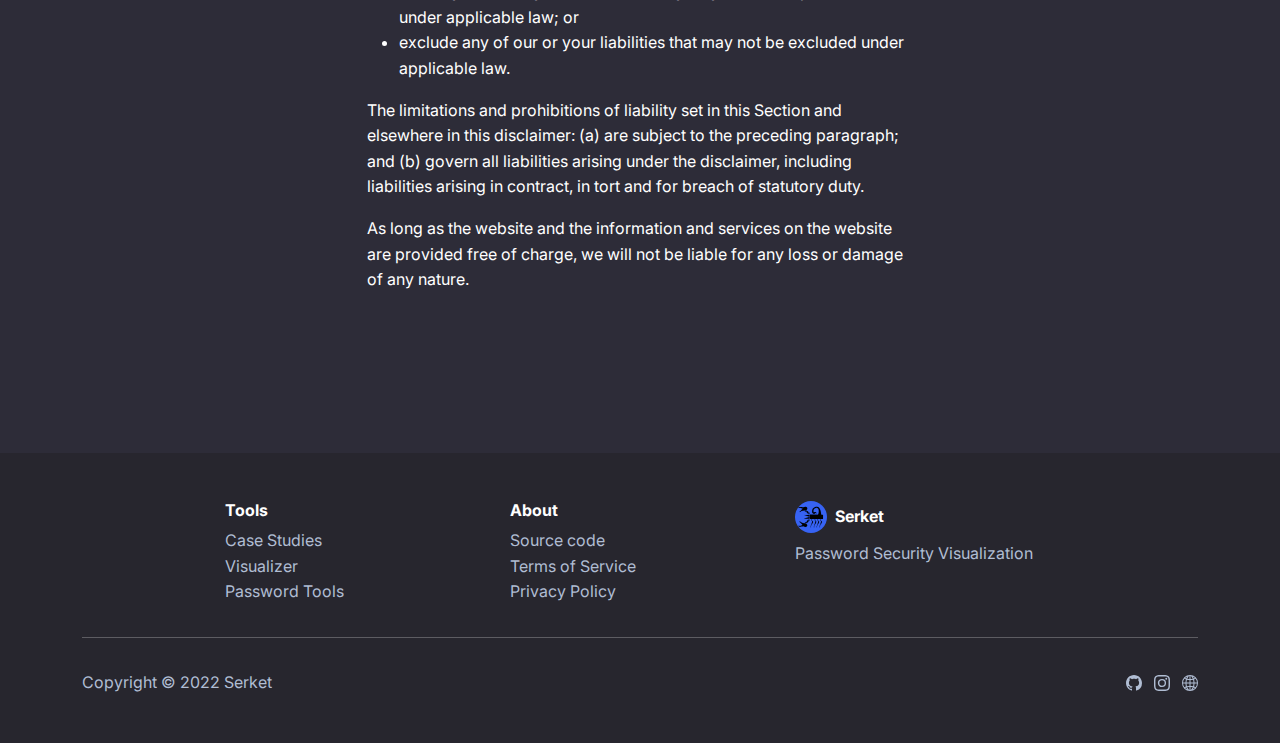
<file: terms.html>
<!DOCTYPE html>
<html lang="en">

<head>
    <meta charset="utf-8">
    <meta name="viewport" content="width=device-width, initial-scale=1.0, shrink-to-fit=no">
    <title>Terms of Service | Serket</title>
    <link rel="stylesheet" href="assets/bootstrap/css/bootstrap.min.css">
    <link rel="stylesheet" href="https://fonts.googleapis.com/css?family=Inter:300italic,400italic,600italic,700italic,800italic,400,300,600,700,800&amp;display=swap">
</head>

<body>
    <nav class="navbar navbar-dark navbar-expand-md sticky-top navbar-shrink py-3" id="mainNav">
        <div class="container"><a class="navbar-brand d-flex align-items-center" href="/"><span class="bs-icon-sm bs-icon-circle bs-icon-primary shadow d-flex justify-content-center align-items-center me-2 bs-icon"><img src="assets/img/serket.svg" width="26" height="33" style="margin-bottom: -4px;"></span><span>Serket</span></a><button data-bs-toggle="collapse" class="navbar-toggler" data-bs-target="#navcol-1"><span class="visually-hidden">Toggle navigation</span><span class="navbar-toggler-icon"></span></button>
            <div class="collapse navbar-collapse" id="navcol-1">
                <ul class="navbar-nav mx-auto">
                    <li class="nav-item"><a class="nav-link" href="index.html">Home</a></li>
                    <li class="nav-item"><a class="nav-link" href="case-studies.html">Case Studies</a></li>
                    <li class="nav-item"><a class="nav-link" href="resources.html">Resources</a></li>
                    <li class="nav-item"><a class="nav-link" href="visualizer.html">Visualizer</a></li>
                    <li class="nav-item"><a class="nav-link" href="contacts.html">Contact</a></li>
                </ul>
            </div>
        </div>
    </nav>
    <section class="py-5">
        <div class="container py-5">
            <div class="row mb-5"><div class="col-md-8 col-xl-6 mx-auto">
    <h2 class="fw-bold text-success mb-2">Terms and Conditions</h2>

<p>Welcome to Serket!</p>

<p>These terms and conditions outline the rules and regulations for the use of Serket's Website, located at https://kieranwood.ca/serket.</p>

<p>By accessing this website we assume you accept these terms and conditions. Do not continue to use Serket if you do not agree to take all of the terms and conditions stated on this page.</p>

<p>The following terminology applies to these Terms and Conditions, Privacy Statement and Disclaimer Notice and all Agreements: "Client", "You" and "Your" refers to you, the person log on this website and compliant to the Company’s terms and conditions. "The Company", "Ourselves", "We", "Our" and "Us", refers to our Company. "Party", "Parties", or "Us", refers to both the Client and ourselves. All terms refer to the offer, acceptance and consideration of payment necessary to undertake the process of our assistance to the Client in the most appropriate manner for the express purpose of meeting the Client’s needs in respect of provision of the Company’s stated services, in accordance with and subject to, prevailing law of Netherlands. Any use of the above terminology or other words in the singular, plural, capitalization and/or he/she or they, are taken as interchangeable and therefore as referring to same.</p>

<h3><strong>Cookies</strong></h3>

<p>We employ the use of cookies. By accessing Serket, you agreed to use cookies in agreement with the Serket's Privacy Policy. </p>

<p>Most interactive websites use cookies to let us retrieve the user’s details for each visit. Cookies are used by our website to enable the functionality of certain areas to make it easier for people visiting our website. Some of our affiliate/advertising partners may also use cookies.</p>

<h3><strong>License</strong></h3>

<p>Unless otherwise stated, Serket and/or its licensors own the intellectual property rights for all material on Serket. All intellectual property rights are reserved. You may access this from Serket for your own personal use subjected to restrictions set in these terms and conditions.</p>

<p>You must not:</p>
<ul>
    <li>Republish material from Serket</li>
    <li>Sell, rent or sub-license material from Serket</li>
    <li>Reproduce, duplicate or copy material from Serket</li>
    <li>Redistribute content from Serket</li>
</ul>

<p>This Agreement shall begin on the date hereof. Our Terms and Conditions were created with the help of the <a href="https://www.termsandconditionsgenerator.com/">Free Terms and Conditions Generator</a>.</p>

<p>Parts of this website offer an opportunity for users to post and exchange opinions and information in certain areas of the website. Serket does not filter, edit, publish or review Comments prior to their presence on the website. Comments do not reflect the views and opinions of Serket,its agents and/or affiliates. Comments reflect the views and opinions of the person who post their views and opinions. To the extent permitted by applicable laws, Serket shall not be liable for the Comments or for any liability, damages or expenses caused and/or suffered as a result of any use of and/or posting of and/or appearance of the Comments on this website.</p>

<p>Serket reserves the right to monitor all Comments and to remove any Comments which can be considered inappropriate, offensive or causes breach of these Terms and Conditions.</p>

<p>You warrant and represent that:</p>

<ul>
    <li>You are entitled to post the Comments on our website and have all necessary licenses and consents to do so;</li>
    <li>The Comments do not invade any intellectual property right, including without limitation copyright, patent or trademark of any third party;</li>
    <li>The Comments do not contain any defamatory, libelous, offensive, indecent or otherwise unlawful material which is an invasion of privacy</li>
    <li>The Comments will not be used to solicit or promote business or custom or present commercial activities or unlawful activity.</li>
</ul>

<p>You hereby grant Serket a non-exclusive license to use, reproduce, edit and authorize others to use, reproduce and edit any of your Comments in any and all forms, formats or media.</p>

<h3><strong>Hyperlinking to our Content</strong></h3>

<p>The following organizations may link to our Website without prior written approval:</p>

<ul>
    <li>Government agencies;</li>
    <li>Search engines;</li>
    <li>News organizations;</li>
    <li>Online directory distributors may link to our Website in the same manner as they hyperlink to the Websites of other listed businesses; and</li>
    <li>System wide Accredited Businesses except soliciting non-profit organizations, charity shopping malls, and charity fundraising groups which may not hyperlink to our Web site.</li>
</ul>

<p>These organizations may link to our home page, to publications or to other Website information so long as the link: (a) is not in any way deceptive; (b) does not falsely imply sponsorship, endorsement or approval of the linking party and its products and/or services; and (c) fits within the context of the linking party’s site.</p>

<p>We may consider and approve other link requests from the following types of organizations:</p>

<ul>
    <li>commonly-known consumer and/or business information sources;</li>
    <li>dot.com community sites;</li>
    <li>associations or other groups representing charities;</li>
    <li>online directory distributors;</li>
    <li>internet portals;</li>
    <li>accounting, law and consulting firms; and</li>
    <li>educational institutions and trade associations.</li>
</ul>

<p>We will approve link requests from these organizations if we decide that: (a) the link would not make us look unfavorably to ourselves or to our accredited businesses; (b) the organization does not have any negative records with us; (c) the benefit to us from the visibility of the hyperlink compensates the absence of Serket; and (d) the link is in the context of general resource information.</p>

<p>These organizations may link to our home page so long as the link: (a) is not in any way deceptive; (b) does not falsely imply sponsorship, endorsement or approval of the linking party and its products or services; and (c) fits within the context of the linking party’s site.</p>

<p>If you are one of the organizations listed in paragraph 2 above and are interested in linking to our website, you must inform us by sending an e-mail to Serket. Please include your name, your organization name, contact information as well as the URL of your site, a list of any URLs from which you intend to link to our Website, and a list of the URLs on our site to which you would like to link. Wait 2-3 weeks for a response.</p>

<p>Approved organizations may hyperlink to our Website as follows:</p>

<ul>
    <li>By use of our corporate name; or</li>
    <li>By use of the uniform resource locator being linked to; or</li>
    <li>By use of any other description of our Website being linked to that makes sense within the context and format of content on the linking party’s site.</li>
</ul>

<p>No use of Serket's logo or other artwork will be allowed for linking absent a trademark license agreement.</p>

<h3><strong>iFrames</strong></h3>

<p>Without prior approval and written permission, you may not create frames around our Webpages that alter in any way the visual presentation or appearance of our Website.</p>

<h3><strong>Content Liability</strong></h3>

<p>We shall not be hold responsible for any content that appears on your Website. You agree to protect and defend us against all claims that is rising on your Website. No link(s) should appear on any Website that may be interpreted as libelous, obscene or criminal, or which infringes, otherwise violates, or advocates the infringement or other violation of, any third party rights.</p>

<h3><strong>Your Privacy</strong></h3>

<p>Please read Privacy Policy</p>

<h3><strong>Reservation of Rights</strong></h3>

<p>We reserve the right to request that you remove all links or any particular link to our Website. You approve to immediately remove all links to our Website upon request. We also reserve the right to amen these terms and conditions and it’s linking policy at any time. By continuously linking to our Website, you agree to be bound to and follow these linking terms and conditions.</p>

<h3><strong>Removal of links from our website</strong></h3>

<p>If you find any link on our Website that is offensive for any reason, you are free to contact and inform us any moment. We will consider requests to remove links but we are not obligated to or so or to respond to you directly.</p>

<p>We do not ensure that the information on this website is correct, we do not warrant its completeness or accuracy; nor do we promise to ensure that the website remains available or that the material on the website is kept up to date.</p>

<h3><strong>Disclaimer</strong></h3>

<p>To the maximum extent permitted by applicable law, we exclude all representations, warranties and conditions relating to our website and the use of this website. Nothing in this disclaimer will:</p>

<ul>
    <li>limit or exclude our or your liability for death or personal injury;</li>
    <li>limit or exclude our or your liability for fraud or fraudulent misrepresentation;</li>
    <li>limit any of our or your liabilities in any way that is not permitted under applicable law; or</li>
    <li>exclude any of our or your liabilities that may not be excluded under applicable law.</li>
</ul>

<p>The limitations and prohibitions of liability set in this Section and elsewhere in this disclaimer: (a) are subject to the preceding paragraph; and (b) govern all liabilities arising under the disclaimer, including liabilities arising in contract, in tort and for breach of statutory duty.</p>

<p>As long as the website and the information and services on the website are provided free of charge, we will not be liable for any loss or damage of any nature.</p>
</div></div>
        </div>
    </section>
    <footer class="bg-dark">
        <div class="container py-4 py-lg-5">
            <div class="row justify-content-center">
                <div class="col-sm-4 col-md-3 text-center text-lg-start d-flex flex-column item">
                    <h3 class="fs-6 fw-bold">Tools</h3>
                    <ul class="list-unstyled">
                        <li><a href="case-studies.html" target="_blank">Case Studies</a></li>
                        <li><a href="visualizer.html" target="_blank">Visualizer</a></li>
                        <li><a href="password-tools.html" target="_blank">Password Tools</a></li>
                    </ul>
                </div>
                <div class="col-sm-4 col-md-3 text-center text-lg-start d-flex flex-column item">
                    <h3 class="fs-6 fw-bold">About</h3>
                    <ul class="list-unstyled">
                        <li><a href="https://github.com/descent098/serket" target="_blank">Source code</a></li>
                        <li><a href="terms.html" target="_blank">Terms of Service</a></li>
                        <li><a href="privacy.html" target="_blank">Privacy Policy</a></li>
                    </ul>
                </div>
                <div class="col-lg-3 text-center text-lg-start d-flex flex-column align-items-center order-first align-items-lg-start order-lg-last item social">
                    <div class="fw-bold d-flex align-items-center mb-2"><span class="bs-icon-sm bs-icon-circle bs-icon-primary d-flex justify-content-center align-items-center bs-icon me-2"><img src="assets/img/serket.svg" width="26" height="33" style="margin-bottom: -4px;"></span><span>Serket</span></div>
                    <p class="text-muted copyright">Password Security Visualization</p>
                </div>
            </div>
            <hr>
            <div class="text-muted d-flex justify-content-between align-items-center pt-3">
                <p class="mb-0">Copyright © 2022 Serket</p>
                <ul class="list-inline mb-0">
                    <li class="list-inline-item"><a href="https://github.com/Descent098/serket" target="_blank"><svg xmlns="http://www.w3.org/2000/svg" width="1em" height="1em" fill="currentColor" viewBox="0 0 16 16" class="bi bi-github">
                                <path d="M8 0C3.58 0 0 3.58 0 8c0 3.54 2.29 6.53 5.47 7.59.4.07.55-.17.55-.38 0-.19-.01-.82-.01-1.49-2.01.37-2.53-.49-2.69-.94-.09-.23-.48-.94-.82-1.13-.28-.15-.68-.52-.01-.53.63-.01 1.08.58 1.23.82.72 1.21 1.87.87 2.33.66.07-.52.28-.87.51-1.07-1.78-.2-3.64-.89-3.64-3.95 0-.87.31-1.59.82-2.15-.08-.2-.36-1.02.08-2.12 0 0 .67-.21 2.2.82.64-.18 1.32-.27 2-.27.68 0 1.36.09 2 .27 1.53-1.04 2.2-.82 2.2-.82.44 1.1.16 1.92.08 2.12.51.56.82 1.27.82 2.15 0 3.07-1.87 3.75-3.65 3.95.29.25.54.73.54 1.48 0 1.07-.01 1.93-.01 2.2 0 .21.15.46.55.38A8.012 8.012 0 0 0 16 8c0-4.42-3.58-8-8-8z"></path>
                            </svg></a></li>
                    <li class="list-inline-item"><a href="https://instagram.com/canadiancoding" target="_blank"><svg xmlns="http://www.w3.org/2000/svg" width="1em" height="1em" fill="currentColor" viewBox="0 0 16 16" class="bi bi-instagram">
                                <path d="M8 0C5.829 0 5.556.01 4.703.048 3.85.088 3.269.222 2.76.42a3.917 3.917 0 0 0-1.417.923A3.927 3.927 0 0 0 .42 2.76C.222 3.268.087 3.85.048 4.7.01 5.555 0 5.827 0 8.001c0 2.172.01 2.444.048 3.297.04.852.174 1.433.372 1.942.205.526.478.972.923 1.417.444.445.89.719 1.416.923.51.198 1.09.333 1.942.372C5.555 15.99 5.827 16 8 16s2.444-.01 3.298-.048c.851-.04 1.434-.174 1.943-.372a3.916 3.916 0 0 0 1.416-.923c.445-.445.718-.891.923-1.417.197-.509.332-1.09.372-1.942C15.99 10.445 16 10.173 16 8s-.01-2.445-.048-3.299c-.04-.851-.175-1.433-.372-1.941a3.926 3.926 0 0 0-.923-1.417A3.911 3.911 0 0 0 13.24.42c-.51-.198-1.092-.333-1.943-.372C10.443.01 10.172 0 7.998 0h.003zm-.717 1.442h.718c2.136 0 2.389.007 3.232.046.78.035 1.204.166 1.486.275.373.145.64.319.92.599.28.28.453.546.598.92.11.281.24.705.275 1.485.039.843.047 1.096.047 3.231s-.008 2.389-.047 3.232c-.035.78-.166 1.203-.275 1.485a2.47 2.47 0 0 1-.599.919c-.28.28-.546.453-.92.598-.28.11-.704.24-1.485.276-.843.038-1.096.047-3.232.047s-2.39-.009-3.233-.047c-.78-.036-1.203-.166-1.485-.276a2.478 2.478 0 0 1-.92-.598 2.48 2.48 0 0 1-.6-.92c-.109-.281-.24-.705-.275-1.485-.038-.843-.046-1.096-.046-3.233 0-2.136.008-2.388.046-3.231.036-.78.166-1.204.276-1.486.145-.373.319-.64.599-.92.28-.28.546-.453.92-.598.282-.11.705-.24 1.485-.276.738-.034 1.024-.044 2.515-.045v.002zm4.988 1.328a.96.96 0 1 0 0 1.92.96.96 0 0 0 0-1.92zm-4.27 1.122a4.109 4.109 0 1 0 0 8.217 4.109 4.109 0 0 0 0-8.217zm0 1.441a2.667 2.667 0 1 1 0 5.334 2.667 2.667 0 0 1 0-5.334z"></path>
                            </svg></a></li>
                    <li class="list-inline-item"><a href="https://canadiancoding.ca" target="_blank"><svg xmlns="http://www.w3.org/2000/svg" width="1em" height="1em" fill="currentColor" viewBox="0 0 16 16" class="bi bi-globe2">
                                <path d="M0 8a8 8 0 1 1 16 0A8 8 0 0 1 0 8zm7.5-6.923c-.67.204-1.335.82-1.887 1.855-.143.268-.276.56-.395.872.705.157 1.472.257 2.282.287V1.077zM4.249 3.539c.142-.384.304-.744.481-1.078a6.7 6.7 0 0 1 .597-.933A7.01 7.01 0 0 0 3.051 3.05c.362.184.763.349 1.198.49zM3.509 7.5c.036-1.07.188-2.087.436-3.008a9.124 9.124 0 0 1-1.565-.667A6.964 6.964 0 0 0 1.018 7.5h2.49zm1.4-2.741a12.344 12.344 0 0 0-.4 2.741H7.5V5.091c-.91-.03-1.783-.145-2.591-.332zM8.5 5.09V7.5h2.99a12.342 12.342 0 0 0-.399-2.741c-.808.187-1.681.301-2.591.332zM4.51 8.5c.035.987.176 1.914.399 2.741A13.612 13.612 0 0 1 7.5 10.91V8.5H4.51zm3.99 0v2.409c.91.03 1.783.145 2.591.332.223-.827.364-1.754.4-2.741H8.5zm-3.282 3.696c.12.312.252.604.395.872.552 1.035 1.218 1.65 1.887 1.855V11.91c-.81.03-1.577.13-2.282.287zm.11 2.276a6.696 6.696 0 0 1-.598-.933 8.853 8.853 0 0 1-.481-1.079 8.38 8.38 0 0 0-1.198.49 7.01 7.01 0 0 0 2.276 1.522zm-1.383-2.964A13.36 13.36 0 0 1 3.508 8.5h-2.49a6.963 6.963 0 0 0 1.362 3.675c.47-.258.995-.482 1.565-.667zm6.728 2.964a7.009 7.009 0 0 0 2.275-1.521 8.376 8.376 0 0 0-1.197-.49 8.853 8.853 0 0 1-.481 1.078 6.688 6.688 0 0 1-.597.933zM8.5 11.909v3.014c.67-.204 1.335-.82 1.887-1.855.143-.268.276-.56.395-.872A12.63 12.63 0 0 0 8.5 11.91zm3.555-.401c.57.185 1.095.409 1.565.667A6.963 6.963 0 0 0 14.982 8.5h-2.49a13.36 13.36 0 0 1-.437 3.008zM14.982 7.5a6.963 6.963 0 0 0-1.362-3.675c-.47.258-.995.482-1.565.667.248.92.4 1.938.437 3.008h2.49zM11.27 2.461c.177.334.339.694.482 1.078a8.368 8.368 0 0 0 1.196-.49 7.01 7.01 0 0 0-2.275-1.52c.218.283.418.597.597.932zm-.488 1.343a7.765 7.765 0 0 0-.395-.872C9.835 1.897 9.17 1.282 8.5 1.077V4.09c.81-.03 1.577-.13 2.282-.287z"></path>
                            </svg></a></li>
                </ul>
            </div>
        </div>
    </footer>
    <script src="assets/js/jquery.min.js"></script>
    <script src="assets/bootstrap/js/bootstrap.min.js"></script>
    <script src="assets/js/bs-init.js"></script>
    <script src="assets/js/bold-and-dark.js"></script>
</body>

</html>
</file>
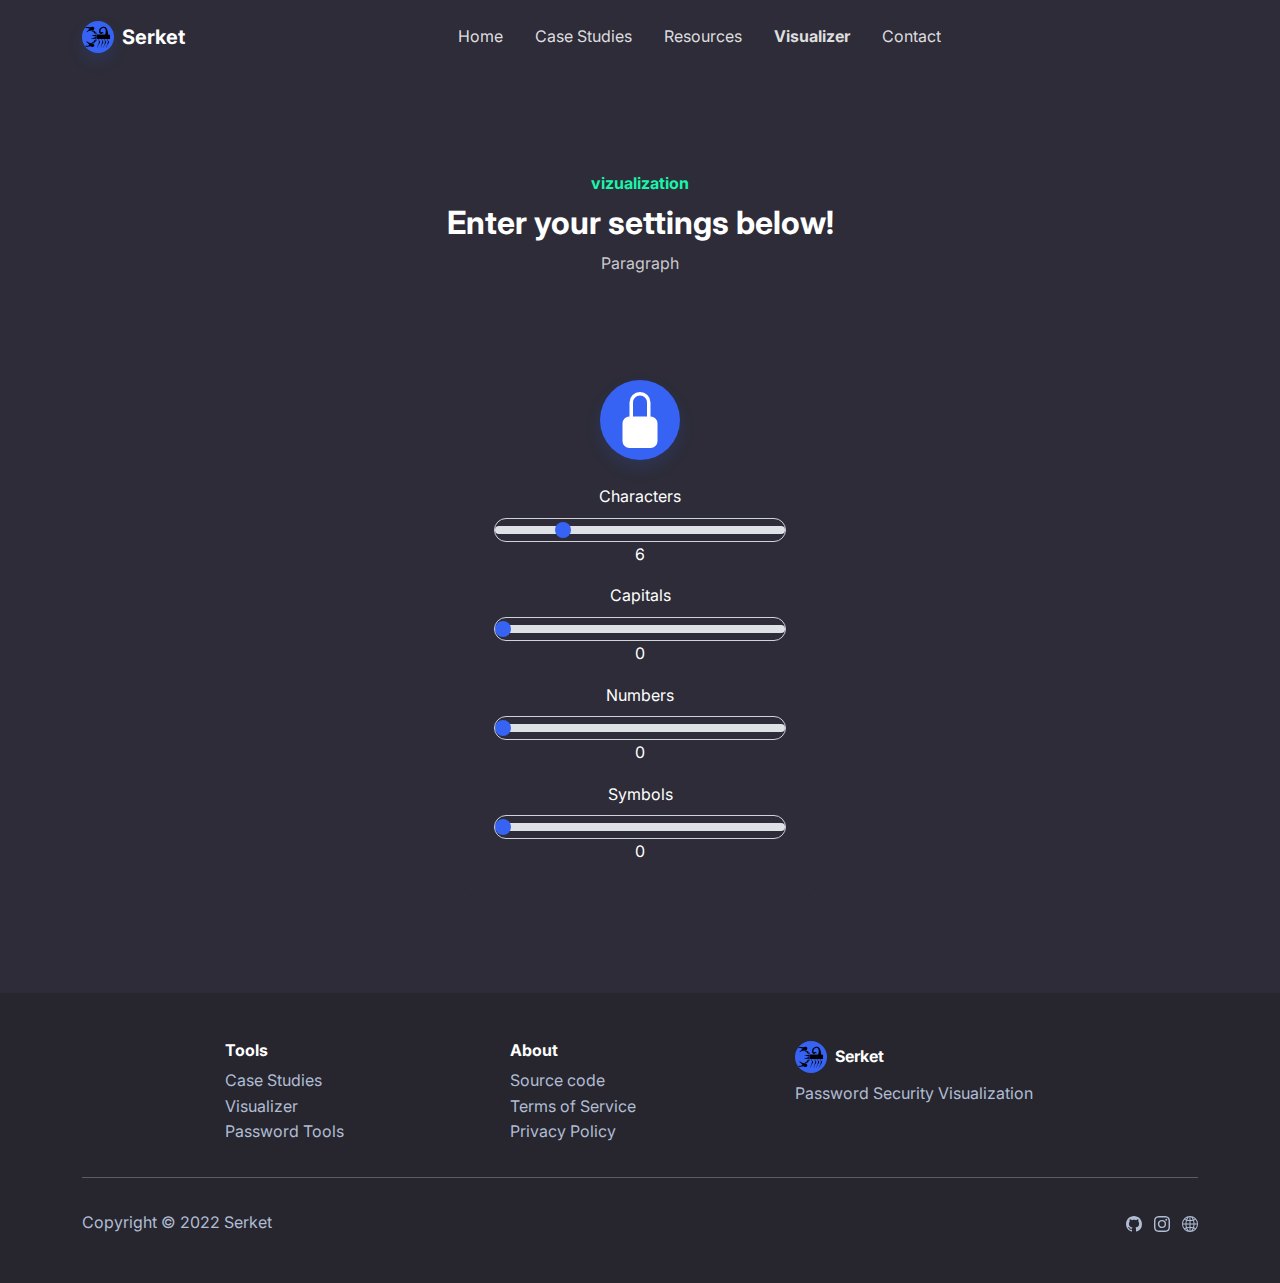
<file: visualizer.html>
<!DOCTYPE html>
<html lang="en">

<head>
    <meta charset="utf-8">
    <meta name="viewport" content="width=device-width, initial-scale=1.0, shrink-to-fit=no">
    <title>Password Security Visualizer | Serket</title>
    <link rel="stylesheet" href="assets/bootstrap/css/bootstrap.min.css">
    <link rel="stylesheet" href="https://fonts.googleapis.com/css?family=Inter:300italic,400italic,600italic,700italic,800italic,400,300,600,700,800&amp;display=swap">
</head>

<body>
    <nav class="navbar navbar-dark navbar-expand-md sticky-top navbar-shrink py-3" id="mainNav">
        <div class="container"><a class="navbar-brand d-flex align-items-center" href="/"><span class="bs-icon-sm bs-icon-circle bs-icon-primary shadow d-flex justify-content-center align-items-center me-2 bs-icon"><img src="assets/img/serket.svg" width="26" height="33" style="margin-bottom: -4px;"></span><span>Serket</span></a><button data-bs-toggle="collapse" class="navbar-toggler" data-bs-target="#navcol-1"><span class="visually-hidden">Toggle navigation</span><span class="navbar-toggler-icon"></span></button>
            <div class="collapse navbar-collapse" id="navcol-1">
                <ul class="navbar-nav mx-auto">
                    <li class="nav-item"><a class="nav-link" href="index.html">Home</a></li>
                    <li class="nav-item"><a class="nav-link" href="case-studies.html">Case Studies</a></li>
                    <li class="nav-item"><a class="nav-link" href="resources.html">Resources</a></li>
                    <li class="nav-item"><a class="nav-link active" href="visualizer.html">Visualizer</a></li>
                    <li class="nav-item"><a class="nav-link" href="contacts.html">Contact</a></li>
                </ul>
            </div>
        </div>
    </nav>
    <section class="py-5">
        <div class="container py-5">
            <div class="row mb-4 mb-lg-5">
                <div class="col-md-8 col-xl-6 text-center mx-auto">
                    <p class="fw-bold text-success mb-2">vizualization</p>
                    <h2 class="fw-bold">Enter your settings below!</h2>
                    <p style="color: rgba(255,255,255,0.75);">Paragraph</p>
                </div>
            </div>
            <div class="row d-flex justify-content-center">
                <div class="col-md-6 col-xl-4">
                    <div class="card">
                        <div class="card-body text-center d-flex flex-column align-items-center">
                            <div class="bs-icon-xl bs-icon-circle bs-icon-primary shadow bs-icon my-4"><svg xmlns="http://www.w3.org/2000/svg" width="1em" height="1em" fill="currentColor" viewBox="0 0 16 16" class="bi bi-lock-fill" style="width: 70%;height: 70%;">
                                    <path d="M8 1a2 2 0 0 1 2 2v4H6V3a2 2 0 0 1 2-2zm3 6V3a3 3 0 0 0-6 0v4a2 2 0 0 0-2 2v5a2 2 0 0 0 2 2h6a2 2 0 0 0 2-2V9a2 2 0 0 0-2-2z"></path>
                                </svg></div>
                            <form style="width: 90%;">
                                <div class="mb-3"><label class="form-label" for="characters">Characters</label><input class="form-range form-control" type="range" id="characters" name="characters" min="1" max="24" step="1" value="6" oninput="this.nextElementSibling.innerText= this.value">
                                    <p>6</p>
                                </div>
                                <div class="mb-3"><label class="form-label" for="capitals">Capitals</label><input class="form-range form-control" type="range" id="capitals" name="capitals" min="0" max="24" step="1" value="0" oninput="this.nextElementSibling.innerText= this.value">
                                    <p>0</p>
                                </div>
                                <div class="mb-3"><label class="form-label" for="numbers">Numbers</label><input class="form-range form-control" type="range" id="numbers" name="numbers" min="0" max="24" step="1" value="0" oninput="this.nextElementSibling.innerText= this.value">
                                    <p>0</p>
                                </div>
                                <div class="mb-3"><label class="form-label" for="sybmbols">Symbols</label><input class="form-range form-control" type="range" id="symbols" name="numbers" min="0" max="24" step="1" value="0" oninput="this.nextElementSibling.innerText= this.value">
                                    <p>0</p>
                                </div>
                            </form>
                        </div>
                    </div>
                </div>
            </div>
        </div>
    </section>
    <footer class="bg-dark">
        <div class="container py-4 py-lg-5">
            <div class="row justify-content-center">
                <div class="col-sm-4 col-md-3 text-center text-lg-start d-flex flex-column item">
                    <h3 class="fs-6 fw-bold">Tools</h3>
                    <ul class="list-unstyled">
                        <li><a href="case-studies.html" target="_blank">Case Studies</a></li>
                        <li><a href="visualizer.html" target="_blank">Visualizer</a></li>
                        <li><a href="password-tools.html" target="_blank">Password Tools</a></li>
                    </ul>
                </div>
                <div class="col-sm-4 col-md-3 text-center text-lg-start d-flex flex-column item">
                    <h3 class="fs-6 fw-bold">About</h3>
                    <ul class="list-unstyled">
                        <li><a href="https://github.com/descent098/serket" target="_blank">Source code</a></li>
                        <li><a href="terms.html" target="_blank">Terms of Service</a></li>
                        <li><a href="privacy.html" target="_blank">Privacy Policy</a></li>
                    </ul>
                </div>
                <div class="col-lg-3 text-center text-lg-start d-flex flex-column align-items-center order-first align-items-lg-start order-lg-last item social">
                    <div class="fw-bold d-flex align-items-center mb-2"><span class="bs-icon-sm bs-icon-circle bs-icon-primary d-flex justify-content-center align-items-center bs-icon me-2"><img src="assets/img/serket.svg" width="26" height="33" style="margin-bottom: -4px;"></span><span>Serket</span></div>
                    <p class="text-muted copyright">Password Security Visualization</p>
                </div>
            </div>
            <hr>
            <div class="text-muted d-flex justify-content-between align-items-center pt-3">
                <p class="mb-0">Copyright © 2022 Serket</p>
                <ul class="list-inline mb-0">
                    <li class="list-inline-item"><a href="https://github.com/Descent098/serket" target="_blank"><svg xmlns="http://www.w3.org/2000/svg" width="1em" height="1em" fill="currentColor" viewBox="0 0 16 16" class="bi bi-github">
                                <path d="M8 0C3.58 0 0 3.58 0 8c0 3.54 2.29 6.53 5.47 7.59.4.07.55-.17.55-.38 0-.19-.01-.82-.01-1.49-2.01.37-2.53-.49-2.69-.94-.09-.23-.48-.94-.82-1.13-.28-.15-.68-.52-.01-.53.63-.01 1.08.58 1.23.82.72 1.21 1.87.87 2.33.66.07-.52.28-.87.51-1.07-1.78-.2-3.64-.89-3.64-3.95 0-.87.31-1.59.82-2.15-.08-.2-.36-1.02.08-2.12 0 0 .67-.21 2.2.82.64-.18 1.32-.27 2-.27.68 0 1.36.09 2 .27 1.53-1.04 2.2-.82 2.2-.82.44 1.1.16 1.92.08 2.12.51.56.82 1.27.82 2.15 0 3.07-1.87 3.75-3.65 3.95.29.25.54.73.54 1.48 0 1.07-.01 1.93-.01 2.2 0 .21.15.46.55.38A8.012 8.012 0 0 0 16 8c0-4.42-3.58-8-8-8z"></path>
                            </svg></a></li>
                    <li class="list-inline-item"><a href="https://instagram.com/canadiancoding" target="_blank"><svg xmlns="http://www.w3.org/2000/svg" width="1em" height="1em" fill="currentColor" viewBox="0 0 16 16" class="bi bi-instagram">
                                <path d="M8 0C5.829 0 5.556.01 4.703.048 3.85.088 3.269.222 2.76.42a3.917 3.917 0 0 0-1.417.923A3.927 3.927 0 0 0 .42 2.76C.222 3.268.087 3.85.048 4.7.01 5.555 0 5.827 0 8.001c0 2.172.01 2.444.048 3.297.04.852.174 1.433.372 1.942.205.526.478.972.923 1.417.444.445.89.719 1.416.923.51.198 1.09.333 1.942.372C5.555 15.99 5.827 16 8 16s2.444-.01 3.298-.048c.851-.04 1.434-.174 1.943-.372a3.916 3.916 0 0 0 1.416-.923c.445-.445.718-.891.923-1.417.197-.509.332-1.09.372-1.942C15.99 10.445 16 10.173 16 8s-.01-2.445-.048-3.299c-.04-.851-.175-1.433-.372-1.941a3.926 3.926 0 0 0-.923-1.417A3.911 3.911 0 0 0 13.24.42c-.51-.198-1.092-.333-1.943-.372C10.443.01 10.172 0 7.998 0h.003zm-.717 1.442h.718c2.136 0 2.389.007 3.232.046.78.035 1.204.166 1.486.275.373.145.64.319.92.599.28.28.453.546.598.92.11.281.24.705.275 1.485.039.843.047 1.096.047 3.231s-.008 2.389-.047 3.232c-.035.78-.166 1.203-.275 1.485a2.47 2.47 0 0 1-.599.919c-.28.28-.546.453-.92.598-.28.11-.704.24-1.485.276-.843.038-1.096.047-3.232.047s-2.39-.009-3.233-.047c-.78-.036-1.203-.166-1.485-.276a2.478 2.478 0 0 1-.92-.598 2.48 2.48 0 0 1-.6-.92c-.109-.281-.24-.705-.275-1.485-.038-.843-.046-1.096-.046-3.233 0-2.136.008-2.388.046-3.231.036-.78.166-1.204.276-1.486.145-.373.319-.64.599-.92.28-.28.546-.453.92-.598.282-.11.705-.24 1.485-.276.738-.034 1.024-.044 2.515-.045v.002zm4.988 1.328a.96.96 0 1 0 0 1.92.96.96 0 0 0 0-1.92zm-4.27 1.122a4.109 4.109 0 1 0 0 8.217 4.109 4.109 0 0 0 0-8.217zm0 1.441a2.667 2.667 0 1 1 0 5.334 2.667 2.667 0 0 1 0-5.334z"></path>
                            </svg></a></li>
                    <li class="list-inline-item"><a href="https://canadiancoding.ca" target="_blank"><svg xmlns="http://www.w3.org/2000/svg" width="1em" height="1em" fill="currentColor" viewBox="0 0 16 16" class="bi bi-globe2">
                                <path d="M0 8a8 8 0 1 1 16 0A8 8 0 0 1 0 8zm7.5-6.923c-.67.204-1.335.82-1.887 1.855-.143.268-.276.56-.395.872.705.157 1.472.257 2.282.287V1.077zM4.249 3.539c.142-.384.304-.744.481-1.078a6.7 6.7 0 0 1 .597-.933A7.01 7.01 0 0 0 3.051 3.05c.362.184.763.349 1.198.49zM3.509 7.5c.036-1.07.188-2.087.436-3.008a9.124 9.124 0 0 1-1.565-.667A6.964 6.964 0 0 0 1.018 7.5h2.49zm1.4-2.741a12.344 12.344 0 0 0-.4 2.741H7.5V5.091c-.91-.03-1.783-.145-2.591-.332zM8.5 5.09V7.5h2.99a12.342 12.342 0 0 0-.399-2.741c-.808.187-1.681.301-2.591.332zM4.51 8.5c.035.987.176 1.914.399 2.741A13.612 13.612 0 0 1 7.5 10.91V8.5H4.51zm3.99 0v2.409c.91.03 1.783.145 2.591.332.223-.827.364-1.754.4-2.741H8.5zm-3.282 3.696c.12.312.252.604.395.872.552 1.035 1.218 1.65 1.887 1.855V11.91c-.81.03-1.577.13-2.282.287zm.11 2.276a6.696 6.696 0 0 1-.598-.933 8.853 8.853 0 0 1-.481-1.079 8.38 8.38 0 0 0-1.198.49 7.01 7.01 0 0 0 2.276 1.522zm-1.383-2.964A13.36 13.36 0 0 1 3.508 8.5h-2.49a6.963 6.963 0 0 0 1.362 3.675c.47-.258.995-.482 1.565-.667zm6.728 2.964a7.009 7.009 0 0 0 2.275-1.521 8.376 8.376 0 0 0-1.197-.49 8.853 8.853 0 0 1-.481 1.078 6.688 6.688 0 0 1-.597.933zM8.5 11.909v3.014c.67-.204 1.335-.82 1.887-1.855.143-.268.276-.56.395-.872A12.63 12.63 0 0 0 8.5 11.91zm3.555-.401c.57.185 1.095.409 1.565.667A6.963 6.963 0 0 0 14.982 8.5h-2.49a13.36 13.36 0 0 1-.437 3.008zM14.982 7.5a6.963 6.963 0 0 0-1.362-3.675c-.47.258-.995.482-1.565.667.248.92.4 1.938.437 3.008h2.49zM11.27 2.461c.177.334.339.694.482 1.078a8.368 8.368 0 0 0 1.196-.49 7.01 7.01 0 0 0-2.275-1.52c.218.283.418.597.597.932zm-.488 1.343a7.765 7.765 0 0 0-.395-.872C9.835 1.897 9.17 1.282 8.5 1.077V4.09c.81-.03 1.577-.13 2.282-.287z"></path>
                            </svg></a></li>
                </ul>
            </div>
        </div>
    </footer>
    <script src="assets/js/jquery.min.js"></script>
    <script src="assets/bootstrap/js/bootstrap.min.js"></script>
    <script src="assets/js/bs-init.js"></script>
    <script src="assets/js/bold-and-dark.js"></script>
    <script src="assets/js/calculations.js"></script>
</body>

</html>
</file>
